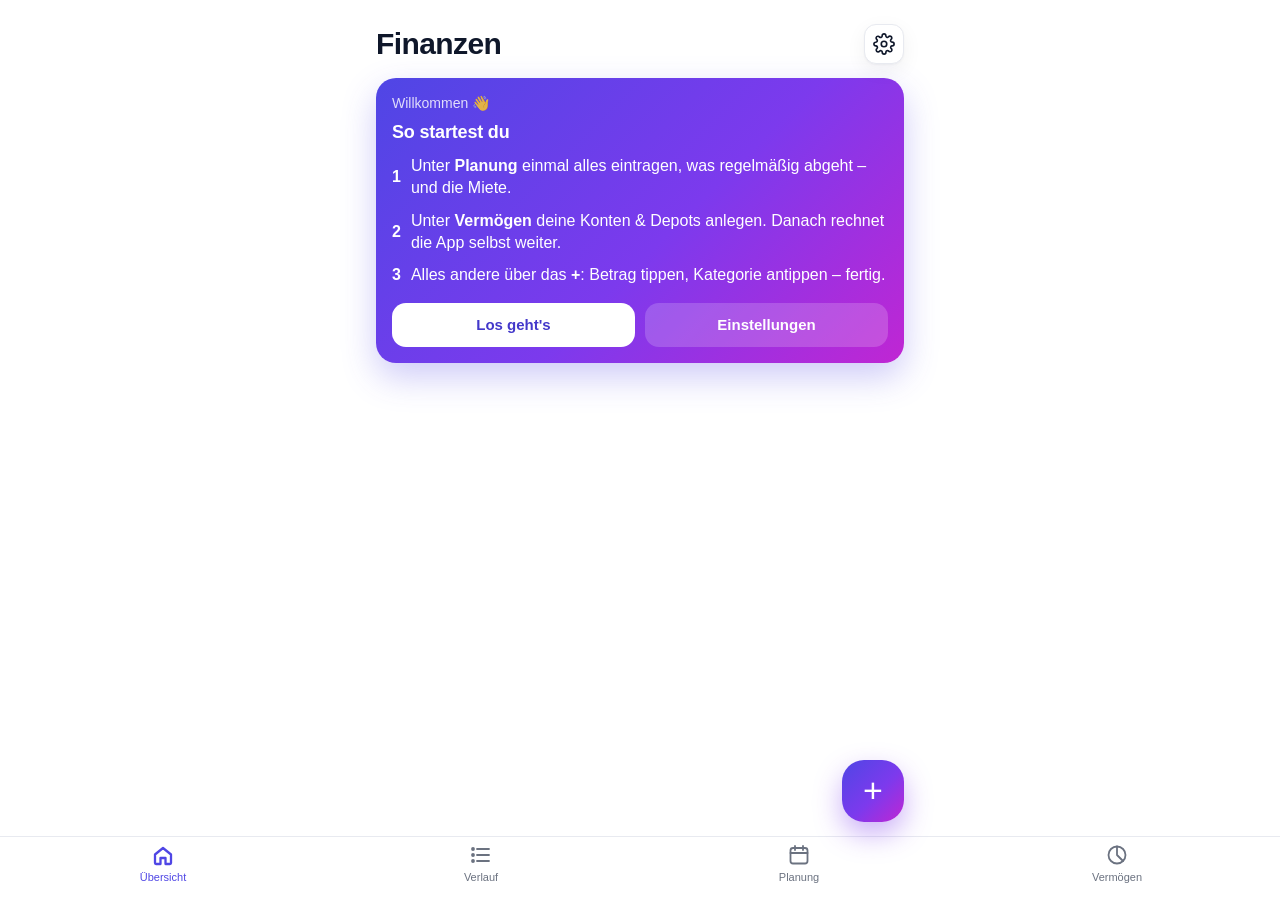
<file: index.html>
<!doctype html>
<html lang="de">
<head>
  <meta charset="utf-8">
  <meta name="viewport" content="width=device-width, initial-scale=1, viewport-fit=cover">
  <title>Finanzen</title>
  <meta name="description" content="Persönlicher Finanzplaner: Einnahmen, Fixkosten, Ausgaben und Monatsabschluss.">
  <meta name="theme-color" content="#ffffff">
  <meta name="apple-mobile-web-app-capable" content="yes">
  <meta name="mobile-web-app-capable" content="yes">
  <meta name="apple-mobile-web-app-status-bar-style" content="default">
  <meta name="apple-mobile-web-app-title" content="Finanzen">
  <link rel="manifest" href="manifest.webmanifest">
  <link rel="icon" href="icons/icon.svg" type="image/svg+xml">
  <link rel="apple-touch-icon" href="icons/apple-touch-icon.png">
  <link rel="stylesheet" href="app.css">
</head>
<body>
  <main id="view"></main>
  <button class="fab" id="fab" data-a="addExpense" aria-label="Ausgabe eintragen">+</button>
  <nav id="nav">
    <button data-a="go" data-v="uebersicht"><svg viewBox="0 0 24 24"><path d="M4 11.5 12 5l8 6.5V20a1 1 0 0 1-1 1h-4.5v-6h-5v6H5a1 1 0 0 1-1-1z"/></svg><span>Übersicht</span></button>
    <button data-a="go" data-v="verlauf"><svg viewBox="0 0 24 24"><path d="M8 6h12M8 12h12M8 18h12"/><circle cx="4" cy="6" r="1"/><circle cx="4" cy="12" r="1"/><circle cx="4" cy="18" r="1"/></svg><span>Verlauf</span></button>
    <button data-a="go" data-v="planung"><svg viewBox="0 0 24 24"><rect x="3.5" y="5" width="17" height="15.5" rx="2.5"/><path d="M3.5 10h17M8 3v4M16 3v4"/></svg><span>Planung</span></button>
    <button data-a="go" data-v="vermoegen"><svg viewBox="0 0 24 24"><circle cx="12" cy="12" r="8.5"/><path d="M12 3.5V12l6 6"/></svg><span>Vermögen</span></button>
  </nav>
  <div id="sheet" hidden><div class="scrim" data-a="closeSheet"></div><div class="panel" role="dialog" aria-modal="true"></div></div>
  <div id="toast" hidden></div>
  <script src="app.js"></script>
</body>
</html>
</file>
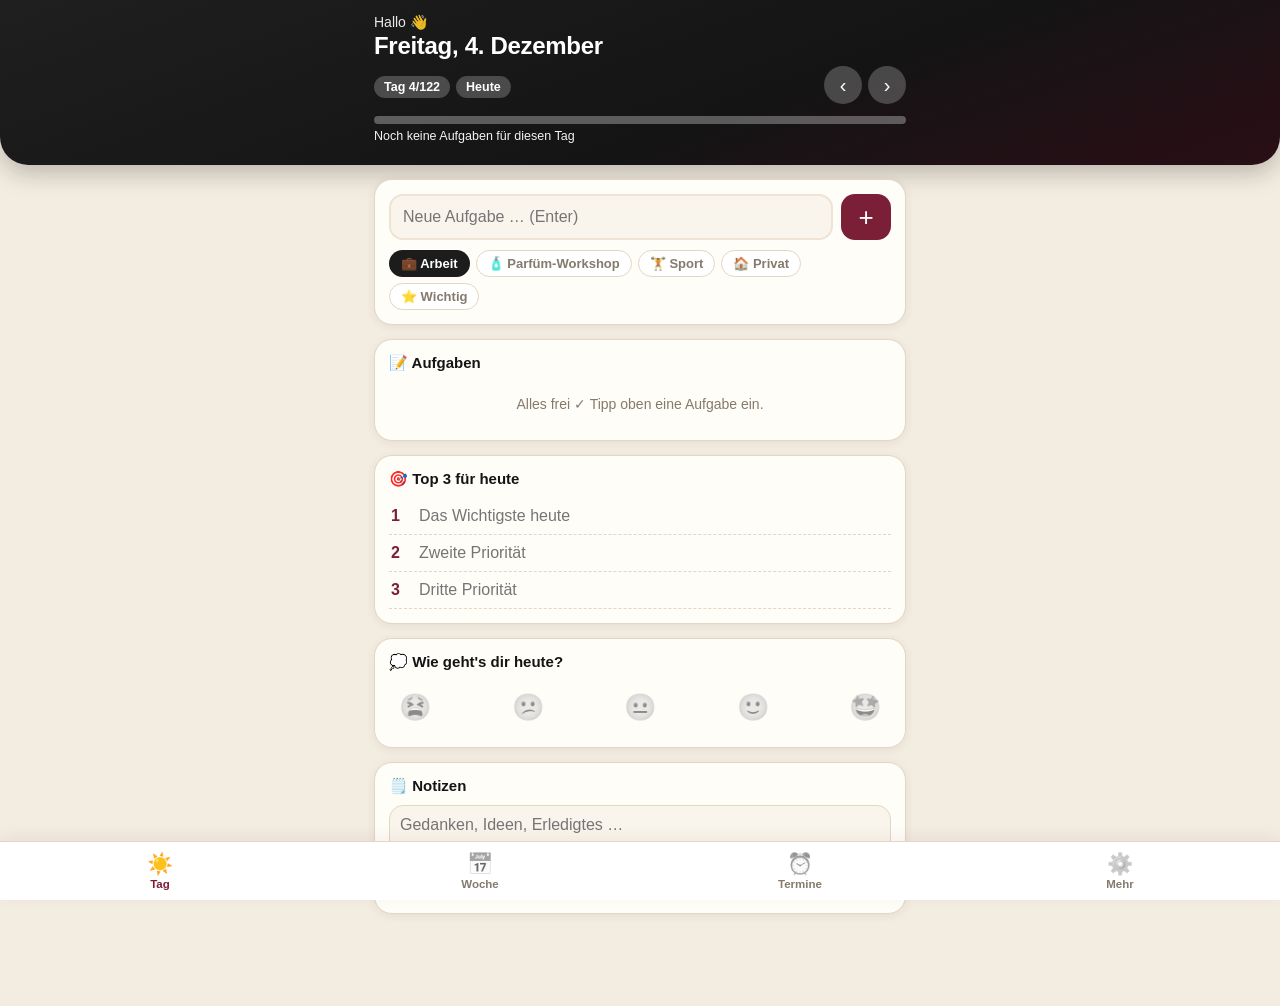
<file: emre-planer/index.html>
<!DOCTYPE html>
<html lang="de">
<head>
<meta charset="utf-8">
<meta name="viewport" content="width=device-width, initial-scale=1, viewport-fit=cover">
<meta name="theme-color" content="#141414">
<meta name="apple-mobile-web-app-capable" content="yes">
<meta name="apple-mobile-web-app-status-bar-style" content="default">
<meta name="apple-mobile-web-app-title" content="Planer">
<link rel="manifest" href="manifest.json">
<link rel="apple-touch-icon" href="icon-192.png">
<title>Emres Planer</title>
<style>
:root{
  --pink:#7a1f35; --pink-d:#5e1528; --pink-l:#efe3d3; --pink-xl:#faf5ec;
  --bg:#f3ece0; --card:#fffdf8; --text:#141414; --muted:#857a6c; --line:#e3d6c2;
  --arbeit:#1c1c1c; --parfum:#9b2c48; --sport:#b08a57; --privat:#8c8275; --wichtig:#b3122e;
  --ok:#3fb68b; --r:18px;
}
*{box-sizing:border-box;-webkit-tap-highlight-color:transparent}
html,body{margin:0;background:var(--bg);color:var(--text);font-family:-apple-system,BlinkMacSystemFont,"Segoe UI",Roboto,Helvetica,Arial,sans-serif;font-size:16px}
body{padding-bottom:calc(78px + env(safe-area-inset-bottom))}
button{font:inherit;color:inherit;border:0;background:none;cursor:pointer}
input,textarea,select{font:inherit;color:inherit}
.wrap{max-width:560px;margin:0 auto;padding:0 14px}

/* Header */
header{background:linear-gradient(160deg,#1f1f1f 0%,#141414 60%,#2a0e16 100%);color:#fff;padding:calc(14px + env(safe-area-inset-top)) 0 22px;border-radius:0 0 28px 28px;box-shadow:0 8px 24px rgba(20,20,20,.25)}
.hrow{display:flex;align-items:center;justify-content:space-between;gap:8px}
.hello{font-size:14px;opacity:.9}
.date{font-size:24px;font-weight:750;letter-spacing:-.3px;margin:2px 0 6px}
.navbtn{width:38px;height:38px;border-radius:50%;background:rgba(255,255,255,.22);color:#fff;font-size:20px;display:grid;place-items:center}
.todaybtn{background:#e9dcc6;color:#141414;border-radius:20px;padding:6px 12px;font-size:13px;font-weight:700}
.badges{display:flex;gap:6px;flex-wrap:wrap;margin-top:4px}
.badge{background:rgba(255,255,255,.22);border-radius:20px;padding:4px 10px;font-size:12.5px;font-weight:600}
.progress{height:8px;background:rgba(255,255,255,.3);border-radius:8px;margin-top:12px;overflow:hidden}
.progress>i{display:block;height:100%;background:linear-gradient(90deg,#b3485f,#e9dcc6);border-radius:8px;transition:width .3s}
.ptext{font-size:12.5px;margin-top:5px;opacity:.95}

/* Cards */
.card{background:var(--card);border-radius:var(--r);padding:14px;margin:14px 0;box-shadow:0 2px 10px rgba(60,40,20,.07);border:1px solid var(--line)}
.card h3{margin:0 0 10px;font-size:15px;display:flex;align-items:center;gap:6px}
.card h3 small{margin-left:auto;font-weight:500;color:var(--muted);font-size:12.5px}

/* Quick add */
.add{display:flex;gap:8px}
.add input{flex:1;border:2px solid var(--pink-l);background:var(--pink-xl);border-radius:14px;padding:12px;outline:none;min-width:0}
.add input:focus{border-color:var(--pink)}
.plus{background:var(--pink);color:#fff;border-radius:14px;width:50px;font-size:26px;font-weight:300;flex:none}
.chips{display:flex;gap:6px;margin-top:10px;flex-wrap:wrap}
.chip{border:1.5px solid var(--line);border-radius:20px;padding:5px 11px;font-size:13px;background:#fff;color:var(--muted);font-weight:600}
.chip.on{color:#fff;border-color:transparent}
.chip.prio.on{background:var(--wichtig)}

/* Tasks */
.task{display:flex;align-items:center;gap:10px;padding:10px 4px;border-bottom:1px solid #eee3d2}
.task:last-child{border-bottom:0}
.check{width:26px;height:26px;border-radius:50%;border:2.5px solid var(--pink);flex:none;display:grid;place-items:center;color:#fff;font-size:14px;font-weight:800}
.task.done .check{background:var(--pink)}
.task.done .ttext{text-decoration:line-through;color:var(--muted)}
.ttext{flex:1;line-height:1.3;word-break:break-word}
.dot{width:8px;height:8px;border-radius:50%;flex:none}
.star{color:var(--wichtig);font-size:14px}
.tmore{color:var(--muted);font-size:20px;padding:0 6px}
.empty{color:var(--muted);text-align:center;padding:14px 0;font-size:14px}
.carry{background:var(--pink-l);border-radius:14px;padding:10px 12px;display:flex;align-items:center;gap:8px;font-size:14px;margin-bottom:10px}
.carry button{margin-left:auto;background:var(--pink);color:#fff;border-radius:12px;padding:6px 10px;font-size:13px;font-weight:700;white-space:nowrap}

/* Focus & notes */
.focus input{width:100%;border:0;border-bottom:1.5px dashed var(--line);padding:9px 2px 9px 30px;outline:none;background:transparent}
.focus .fi{position:relative}
.focus .fi b{position:absolute;left:2px;top:9px;color:var(--pink);font-weight:800}
textarea{width:100%;min-height:90px;border:1.5px solid var(--line);border-radius:14px;padding:10px;outline:none;background:var(--pink-xl);resize:vertical}
textarea:focus{border-color:var(--pink)}
.moods{display:flex;justify-content:space-between}
.mood{font-size:26px;width:52px;height:52px;border-radius:50%;filter:grayscale(1);opacity:.55}
.mood.on{filter:none;opacity:1;background:var(--pink-l)}

/* Deadlines */
.dl{display:flex;align-items:center;gap:10px;padding:10px 2px;border-bottom:1px solid #eee3d2}
.dl:last-child{border-bottom:0}
.dl .when{flex:none;min-width:64px;text-align:center;border-radius:12px;padding:6px 4px;font-size:12px;font-weight:700;background:var(--pink-l);color:var(--pink-d)}
.dl .when.soon{background:var(--wichtig);color:#fff}
.dl .when.pastd{background:#eee;color:#999}
.dl .info{flex:1}
.dl .info div:last-child{font-size:12.5px;color:var(--muted)}
.dl.done .info div:first-child{text-decoration:line-through;color:var(--muted)}
.row{display:flex;gap:8px;margin-top:8px}
.row>*{flex:1;min-width:0}
.field{border:1.5px solid var(--line);border-radius:12px;padding:10px;background:var(--pink-xl);outline:none;width:100%}
.btn{background:var(--pink);color:#fff;border-radius:14px;padding:12px;font-weight:700;width:100%;margin-top:10px}
.btn.ghost{background:var(--pink-l);color:var(--pink-d)}
.btn.danger{background:#fff;color:var(--wichtig);border:1.5px solid #dcbcbc}

/* Week */
.wday{display:flex;align-items:center;gap:10px;padding:11px 6px;border-bottom:1px solid #eee3d2;width:100%;text-align:left}
.wday:last-child{border-bottom:0}
.wday .wd{width:46px;text-align:center;flex:none}
.wday .wd b{display:block;font-size:20px;color:var(--pink-d)}
.wday .wd span{font-size:12px;color:var(--muted);text-transform:uppercase}
.wday.today{background:var(--pink-xl);border-radius:12px}
.wday .wi{flex:1;min-width:0}
.wday .wi div:first-child{font-weight:600;font-size:14px}
.wday .wi div:last-child{font-size:12.5px;color:var(--muted);white-space:nowrap;overflow:hidden;text-overflow:ellipsis}
.mini{width:54px;height:6px;background:var(--pink-l);border-radius:6px;overflow:hidden;flex:none}
.mini i{display:block;height:100%;background:var(--pink)}
.stats{display:grid;grid-template-columns:repeat(3,1fr);gap:8px}
.stat{background:var(--pink-xl);border-radius:14px;padding:10px;text-align:center}
.stat b{display:block;font-size:22px;color:var(--pink-d)}
.stat span{font-size:12px;color:var(--muted)}

/* Tabbar */
nav{position:fixed;left:0;right:0;bottom:0;background:#fff;border-top:1px solid var(--line);display:flex;justify-content:space-around;padding:6px 0 calc(6px + env(safe-area-inset-bottom));z-index:10;box-shadow:0 -4px 16px rgba(60,40,20,.06)}
nav button{flex:1;display:flex;flex-direction:column;align-items:center;gap:2px;font-size:11.5px;color:var(--muted);font-weight:600;padding:4px 0}
nav button i{font-style:normal;font-size:21px;filter:grayscale(1);opacity:.6}
nav button.on{color:var(--pink)}
nav button.on i{filter:none;opacity:1}

/* Sheet */
.ov{position:fixed;inset:0;background:rgba(58,34,48,.35);display:none;z-index:20;align-items:flex-end}
.ov.show{display:flex}
.sheet{background:#fff;width:100%;max-width:560px;margin:0 auto;border-radius:24px 24px 0 0;padding:18px 16px calc(18px + env(safe-area-inset-bottom));animation:up .2s ease}
@keyframes up{from{transform:translateY(40px);opacity:.5}to{transform:none;opacity:1}}
.sheet h4{margin:0 0 10px}
.lbl{font-size:12.5px;color:var(--muted);margin:12px 0 4px;font-weight:600}
.toast{position:fixed;left:50%;bottom:calc(90px + env(safe-area-inset-bottom));transform:translateX(-50%);background:var(--text);color:#fff;padding:10px 16px;border-radius:20px;font-size:14px;opacity:0;transition:opacity .25s;pointer-events:none;z-index:30;white-space:nowrap}
.toast.show{opacity:1}
.hidden{display:none!important}
.pre{background:var(--pink-l);color:var(--pink-d);border-radius:14px;padding:10px 12px;font-size:13.5px;margin-top:12px;font-weight:600}
.legend{display:flex;gap:12px;flex-wrap:wrap;font-size:12.5px;color:var(--muted)}
.legend span{display:flex;align-items:center;gap:5px}
.daytog{display:grid;grid-template-columns:repeat(7,1fr);gap:4px}
.daytog button{border-radius:10px;padding:8px 0;font-size:12px;font-weight:700;background:var(--pink-xl);border:1.5px solid var(--line);color:var(--muted)}
.daytog button.b{background:var(--bank);color:#fff;border-color:transparent}
.daytog button.u{background:var(--uni);color:#fff;border-color:transparent}
</style>
</head>
<body>

<header>
  <div class="wrap">
    <div class="hrow">
      <div>
        <div class="hello" id="hello">Hallo 👋</div>
        <div class="date" id="hdate">–</div>
      </div>
      <button class="todaybtn" id="todayBtn">Heute</button>
    </div>
    <div class="hrow">
      <div class="badges" id="badges"></div>
      <div style="display:flex;gap:6px">
        <button class="navbtn" id="prev" aria-label="Vorheriger Tag">‹</button>
        <button class="navbtn" id="next" aria-label="Nächster Tag">›</button>
      </div>
    </div>
    <div class="progress"><i id="pbar" style="width:0"></i></div>
    <div class="ptext" id="ptext"></div>
  </div>
</header>

<main class="wrap">

<!-- TAG -->
<section id="v-day">
  <div class="pre hidden" id="preStart"></div>

  <div class="card">
    <div class="add">
      <input id="newTask" placeholder="Neue Aufgabe … (Enter)" enterkeyhint="done" autocomplete="off">
      <button class="plus" id="addBtn" aria-label="Hinzufügen">+</button>
    </div>
    <div class="chips" id="catChips"></div>
  </div>

  <div class="card">
    <h3>📝 Aufgaben <small id="taskCount"></small></h3>
    <div id="carry"></div>
    <div id="tasks"></div>
  </div>

  <div class="card focus">
    <h3>🎯 Top 3 für heute</h3>
    <div class="fi"><b>1</b><input data-f="0" placeholder="Das Wichtigste heute"></div>
    <div class="fi"><b>2</b><input data-f="1" placeholder="Zweite Priorität"></div>
    <div class="fi"><b>3</b><input data-f="2" placeholder="Dritte Priorität"></div>
  </div>

  <div class="card" id="dlSoonCard">
    <h3>⏰ Bald fällig <small>nächste 14 Tage</small></h3>
    <div id="dlSoon"></div>
  </div>

  <div class="card">
    <h3>💭 Wie geht's dir heute?</h3>
    <div class="moods" id="moods"></div>
  </div>

  <div class="card">
    <h3>🗒️ Notizen</h3>
    <textarea id="note" placeholder="Gedanken, Ideen, Erledigtes …"></textarea>
  </div>
</section>

<!-- WOCHE -->
<section id="v-week" class="hidden">
  <div class="card">
    <h3>📅 <span id="wTitle">Woche</span>
      <small style="display:flex;gap:6px;margin-left:auto">
        <button class="chip" id="wPrev">‹</button><button class="chip" id="wNext">›</button>
      </small>
    </h3>
    <div id="weekList"></div>
  </div>
  <div class="card">
    <h3>📊 Gesamt seit 1.12.</h3>
    <div class="stats" id="stats"></div>
  </div>
</section>

<!-- TERMINE -->
<section id="v-dl" class="hidden">
  <div class="card">
    <h3>➕ Termin / Deadline / Ziel</h3>
    <input class="field" id="dlTitle" placeholder="z. B. Workshop-Termin, Steuerberater, Jahresziel">
    <div class="row">
      <input class="field" type="date" id="dlDate">
      <select class="field" id="dlCat"></select>
    </div>
    <button class="btn" id="dlAdd">Speichern</button>
  </div>
  <div class="card">
    <h3>🗂️ Alle Termine <small id="dlCount"></small></h3>
    <div id="dlList"></div>
  </div>
</section>

<!-- MEHR -->
<section id="v-more" class="hidden">
  <div class="card">
    <h3>👤 Dein Name</h3>
    <input class="field" id="nameIn" placeholder="Name">
  </div>
  <div class="card">
    <h3>🔔 Erinnerungen</h3>
    <div style="font-size:13.5px;color:var(--muted);line-height:1.45">Für jeden Termin: <b>3 Tage vorher</b> und <b>am selben Tag</b>.<br>
    <b>1. App-Benachrichtigung</b> – kommt, sobald du die App öffnest (Android teils auch im Hintergrund).<br>
    <b>2. Handy-Kalender (am zuverlässigsten)</b> – Termin mit beiden Erinnerungen in den Kalender übernehmen; erinnert dann auch bei geschlossener App (3 Tage vorher um 9 Uhr, am Tag um 8 Uhr).</div>
    <div class="pre" id="notifState" style="margin-top:10px"></div>
    <button class="btn" id="notifBtn">App-Benachrichtigungen aktivieren</button>
    <button class="btn ghost" id="icsAll">Alle Termine in den Kalender 📆</button>
  </div>
  <div class="card">
    <h3>💾 Sicherung</h3>
    <div style="font-size:13.5px;color:var(--muted);line-height:1.45">Alles wird nur auf diesem Handy gespeichert – kein Login, keine Cloud. Mach ab und zu eine Sicherung (z. B. sonntags) und schick sie dir selbst per Mail/WhatsApp.</div>
    <button class="btn" id="exportBtn">Sicherung herunterladen</button>
    <button class="btn ghost" id="importBtn">Sicherung wiederherstellen</button>
    <input type="file" id="importFile" accept="application/json,.json" class="hidden">
  </div>
  <div class="card">
    <h3>ℹ️ Über</h3>
    <div style="font-size:13.5px;color:var(--muted);line-height:1.5">Emres Planer · 1.12.2026 – 1.4.2027<br>Offene Aufgaben aus vergangenen Tagen werden dir oben angezeigt und lassen sich mit einem Tipp auf heute holen.</div>
    <button class="btn danger" id="wipeBtn">Alle Daten löschen</button>
  </div>
</section>
</main>

<nav>
  <button data-v="day" class="on"><i>☀️</i>Tag</button>
  <button data-v="week"><i>📅</i>Woche</button>
  <button data-v="dl"><i>⏰</i>Termine</button>
  <button data-v="more"><i>⚙️</i>Mehr</button>
</nav>

<!-- Edit sheet -->
<div class="ov" id="ov">
  <div class="sheet">
    <h4>Aufgabe bearbeiten</h4>
    <input class="field" id="eText">
    <div class="lbl">Kategorie</div>
    <div class="chips" id="eCats" style="margin-top:0"></div>
    <div class="lbl">Datum</div>
    <div class="row" style="margin-top:0">
      <input class="field" type="date" id="eDate">
      <button class="btn ghost" id="eTomorrow" style="margin:0">→ Morgen</button>
    </div>
    <button class="btn" id="eSave">Speichern</button>
    <div class="row">
      <button class="btn danger" id="eDel">Löschen</button>
      <button class="btn ghost" id="eClose">Abbrechen</button>
    </div>
  </div>
</div>
<div class="toast" id="toast"></div>

<script>
(function(){
'use strict';
const START='2026-12-01', END='2027-04-01', KEY='emrePlaner.v1';
const CATS={arbeit:{n:'Arbeit',e:'💼',c:'var(--arbeit)'},parfum:{n:'Parfüm-Workshop',e:'🧴',c:'var(--parfum)'},sport:{n:'Sport',e:'🏋️',c:'var(--sport)'},privat:{n:'Privat',e:'🏠',c:'var(--privat)'}};
const WD=['So','Mo','Di','Mi','Do','Fr','Sa'];
const WDL=['Sonntag','Montag','Dienstag','Mittwoch','Donnerstag','Freitag','Samstag'];
const MON=['Januar','Februar','März','April','Mai','Juni','Juli','August','September','Oktober','November','Dezember'];
const MOODS=['😫','😕','😐','🙂','🤩'];
const $=id=>document.getElementById(id);

// ---------- Datum ----------
const key=d=>d.getFullYear()+'-'+String(d.getMonth()+1).padStart(2,'0')+'-'+String(d.getDate()).padStart(2,'0');
const parse=k=>{const [y,m,d]=k.split('-').map(Number);return new Date(y,m-1,d);};
const addDays=(k,n)=>{const d=parse(k);d.setDate(d.getDate()+n);return key(d);};
const diff=(a,b)=>Math.round((parse(b)-parse(a))/864e5);
const clamp=k=>k<START?START:(k>END?END:k);
const todayK=()=>key(new Date());

// ---------- Speicher ----------
const blank=()=>({name:'',rhythm:{},tasks:{},focus:{},notes:{},mood:{},deadlines:[]});
let S;
try{S=Object.assign(blank(),JSON.parse(localStorage.getItem(KEY)||'{}'));}catch(e){S=blank();}
let saveT;
function save(){clearTimeout(saveT);saveT=setTimeout(()=>{try{localStorage.setItem(KEY,JSON.stringify(S));}catch(e){toast('Speichern fehlgeschlagen');}},150);}
const uid=()=>Date.now().toString(36)+Math.random().toString(36).slice(2,6);

let cur=clamp(todayK()), view='day', weekAnchor=cur, newCat='arbeit', newPrio=false, editRef=null, eCat='arbeit';

function toast(t){const el=$('toast');el.textContent=t;el.classList.add('show');clearTimeout(el._t);el._t=setTimeout(()=>el.classList.remove('show'),1700);}
function esc(s){return String(s).replace(/[&<>"']/g,c=>({'&':'&amp;','<':'&lt;','>':'&gt;','"':'&quot;',"'":'&#39;'}[c]));}
function dayType(k){return WDL[parse(k).getDay()];}
function fmtShort(k){const d=parse(k);return d.getDate()+'.'+(d.getMonth()+1)+'.';}
function list(k){return S.tasks[k]||(S.tasks[k]=[]);}

// ---------- Kopf ----------
function renderHeader(){
  const d=parse(cur), t=todayK();
  const h=new Date().getHours();
  const gr=h<11?'Guten Morgen':h<18?'Hallo':'Guten Abend';
  $('hello').textContent=gr+(S.name?', '+S.name:'')+' 👋';
  $('hdate').textContent=WDL[d.getDay()]+', '+d.getDate()+'. '+MON[d.getMonth()];
  const tasks=S.tasks[cur]||[], done=tasks.filter(x=>x.done).length;
  const dayNo=diff(START,cur)+1, total=diff(START,END)+1;
  let b=`<span class="badge">Tag ${dayNo}/${total}</span>`;
  if(cur===t) b+='<span class="badge">Heute</span>';
  $('badges').innerHTML=b;
  const pct=tasks.length?Math.round(done/tasks.length*100):0;
  $('pbar').style.width=pct+'%';
  $('ptext').textContent=tasks.length?`${done} von ${tasks.length} erledigt · ${pct} %`+(pct===100?' 🎉':''):'Noch keine Aufgaben für diesen Tag';
  $('prev').style.visibility=cur<=START?'hidden':'visible';
  $('next').style.visibility=cur>=END?'hidden':'visible';
  $('todayBtn').style.visibility=(cur===clamp(t))?'hidden':'visible';
}

// ---------- Tag ----------
function catChip(id,on){const c=CATS[id];return `<button class="chip${on?' on':''}" data-c="${id}" style="${on?'background:'+c.c:''}">${c.e} ${c.n}</button>`;}
function renderChips(){
  $('catChips').innerHTML=Object.keys(CATS).map(id=>catChip(id,id===newCat)).join('')+`<button class="chip prio${newPrio?' on':''}" id="prioChip">⭐ Wichtig</button>`;
}
function renderTasks(){
  const arr=list(cur);
  // Wichtig zuerst, Erledigte nach unten
  const sorted=arr.map((t,i)=>({t,i})).sort((a,b)=>(a.t.done-b.t.done)||((b.t.prio?1:0)-(a.t.prio?1:0))||(a.i-b.i));
  $('tasks').innerHTML=sorted.length?sorted.map(({t})=>`
    <div class="task${t.done?' done':''}" data-id="${t.id}">
      <button class="check" data-a="tog">${t.done?'✓':''}</button>
      <i class="dot" style="background:${(CATS[t.cat]||CATS.privat).c}"></i>
      <div class="ttext" data-a="edit">${esc(t.t)}</div>
      ${t.prio?'<span class="star">⭐</span>':''}
      <button class="tmore" data-a="edit" aria-label="Bearbeiten">⋯</button>
    </div>`).join(''):'<div class="empty">Alles frei ✓ Tipp oben eine Aufgabe ein.</div>';
  $('taskCount').textContent=arr.length?arr.filter(x=>x.done).length+'/'+arr.length:'';
  // Offene Aufgaben aus der Vergangenheit (nur beim heutigen Tag)
  let open=0;
  if(cur===clamp(todayK())){for(const k in S.tasks){if(k<cur) open+=S.tasks[k].filter(x=>!x.done).length;}}
  $('carry').innerHTML=open?`<div class="carry">🔁 ${open} offene Aufgabe${open>1?'n':''} von früher<button id="carryBtn">Auf heute holen</button></div>`:'';
}
function renderFocus(){
  const f=S.focus[cur]||['','',''];
  document.querySelectorAll('[data-f]').forEach(inp=>{if(document.activeElement!==inp) inp.value=f[+inp.dataset.f]||'';});
  if(document.activeElement!==$('note')) $('note').value=S.notes[cur]||'';
  $('moods').innerHTML=MOODS.map((m,i)=>`<button class="mood${S.mood[cur]===i?' on':''}" data-m="${i}">${m}</button>`).join('');
}
function dlRow(d,del){
  const n=diff(todayK(),d.date);
  const lab=d.done?'✓':n<0?'vorbei':n===0?'HEUTE':n===1?'morgen':'in '+n+' T.';
  const cls=d.done||n<0?'pastd':n<=3?'soon':'';
  const c=CATS[d.cat]||CATS.privat;
  return `<div class="dl${d.done?' done':''}" data-id="${d.id}">
    <div class="when ${cls}">${lab}</div>
    <div class="info"><div>${c.e} ${esc(d.title)}</div><div>${WD[parse(d.date).getDay()]}, ${fmtShort(d.date)} · ${c.n}</div></div>
    ${del?'<button class="tmore" data-a="ics" aria-label="In Kalender">📆</button><button class="tmore" data-a="ddel" aria-label="Löschen">✕</button>':''}
    <button class="check" data-a="dtog" style="${d.done?'background:var(--pink)':''}">${d.done?'✓':''}</button>
  </div>`;
}
function renderSoon(){
  const t=todayK();
  const soon=S.deadlines.filter(d=>!d.done&&d.date>=t&&diff(t,d.date)<=14).sort((a,b)=>a.date.localeCompare(b.date));
  $('dlSoonCard').classList.toggle('hidden',!soon.length);
  $('dlSoon').innerHTML=soon.map(d=>dlRow(d)).join('');
}
function renderPre(){
  const t=todayK(), el=$('preStart');
  if(t<START){const n=diff(t,START);el.innerHTML=`⚡ Der Reset startet in ${n} Tag${n>1?'en':''} – du kannst schon jetzt Aufgaben und Termine vorbereiten.`;el.classList.remove('hidden');}
  else if(t>END){el.textContent='🎉 Geschafft! Der Reset-Zeitraum ist vorbei.';el.classList.remove('hidden');}
  else el.classList.add('hidden');
}
function renderDay(){renderChips();renderTasks();renderFocus();renderSoon();renderPre();}

// ---------- Woche ----------
function monday(k){const d=parse(k);const off=(d.getDay()+6)%7;return addDays(k,-off);}
function renderWeek(){
  const m=monday(weekAnchor), t=todayK();
  $('wTitle').textContent=fmtShort(m)+' – '+fmtShort(addDays(m,6));
  let h='';
  for(let i=0;i<7;i++){
    const k=addDays(m,i), d=parse(k), ts=S.tasks[k]||[], dn=ts.filter(x=>x.done).length;
    const out=k<START||k>END;
    const dls=S.deadlines.filter(x=>x.date===k&&!x.done).map(x=>'⏰ '+x.title);
    const sub=[...dls, ...ts.filter(x=>!x.done).map(x=>x.t)].slice(0,3).join(' · ')||(ts.length?'Alles erledigt ✓':'—');
    h+=`<button class="wday${k===t?' today':''}" data-k="${k}" ${out?'disabled style="opacity:.35"':''}>
      <div class="wd"><span>${WD[d.getDay()]}</span><b>${d.getDate()}</b></div>
      <div class="wi"><div>${dayType(k)}${ts.length?` · ${dn}/${ts.length}`:''}</div><div>${esc(sub)}</div></div>
      <div class="mini"><i style="width:${ts.length?dn/ts.length*100:0}%"></i></div>
    </button>`;
  }
  $('weekList').innerHTML=h;
  // Gesamtstatistik
  let all=0,done=0,streak=0;
  for(const k in S.tasks){all+=S.tasks[k].length;done+=S.tasks[k].filter(x=>x.done).length;}
  let k=clamp(t);
  if(!(S.tasks[k]||[]).some(x=>x.done)) k=addDays(k,-1);
  while(k>=START&&(S.tasks[k]||[]).some(x=>x.done)){streak++;k=addDays(k,-1);}
  $('stats').innerHTML=`<div class="stat"><b>${done}</b><span>erledigt</span></div>
    <div class="stat"><b>${all?Math.round(done/all*100):0}%</b><span>Quote</span></div>
    <div class="stat"><b>${streak}🔥</b><span>Tage in Folge</span></div>`;
}

// ---------- Termine ----------
function renderDl(){
  const sel=$('dlCat');
  if(!sel.options.length) sel.innerHTML=Object.keys(CATS).map(id=>`<option value="${id}">${CATS[id].e} ${CATS[id].n}</option>`).join('');
  if(!$('dlDate').value) $('dlDate').value=cur;
  $('dlDate').min=START;$('dlDate').max=END;
  const arr=[...S.deadlines].sort((a,b)=>(a.done-b.done)||a.date.localeCompare(b.date));
  $('dlList').innerHTML=arr.length?arr.map(d=>dlRow(d,true)).join(''):'<div class="empty">Noch keine Termine. Trag Workshops, Kundentermine und Ziele ein.</div>';
  $('dlCount').textContent=S.deadlines.filter(d=>!d.done).length+' offen';
}

// ---------- Mehr ----------
function renderMore(){
  if(document.activeElement!==$('nameIn')) $('nameIn').value=S.name||'';
  if($('dayTog'))$('dayTog').innerHTML=[1,2,3,4,5,6,0].map(i=>{const r=S.rhythm[i];return `<button data-d="${i}" class="${r||''}">${WD[i]}</button>`;}).join('');
}

function render(){
  renderHeader();
  if(view==='day') renderDay();
  if(view==='week') renderWeek();
  if(view==='dl') renderDl();
  if(view==='more') renderMore();
  if(view==='more') renderNotif();
}

// ---------- Aktionen ----------
function addTask(){
  const inp=$('newTask'), v=inp.value.trim();
  if(!v){inp.focus();return;}
  list(cur).push({id:uid(),t:v,cat:newCat,prio:newPrio,done:false});
  inp.value='';newPrio=false;save();render();inp.focus();
}
function findTask(id){for(const k in S.tasks){const i=S.tasks[k].findIndex(x=>x.id===id);if(i>-1) return {k,i,t:S.tasks[k][i]};}return null;}
function go(k){cur=clamp(k);window.scrollTo({top:0});render();}

$('addBtn').onclick=addTask;
$('newTask').addEventListener('keydown',e=>{if(e.key==='Enter'){e.preventDefault();addTask();}});
$('catChips').addEventListener('click',e=>{
  const b=e.target.closest('button');if(!b) return;
  if(b.id==='prioChip') newPrio=!newPrio; else newCat=b.dataset.c;
  renderChips();
});
$('tasks').addEventListener('click',e=>{
  const a=e.target.closest('[data-a]'), row=e.target.closest('.task');if(!a||!row) return;
  const f=findTask(row.dataset.id);if(!f) return;
  if(a.dataset.a==='tog'){f.t.done=!f.t.done;if(f.t.done&&navigator.vibrate) navigator.vibrate(15);save();render();}
  else openEdit(f);
});
$('carry').addEventListener('click',e=>{
  if(e.target.id!=='carryBtn') return;
  let n=0;
  for(const k in S.tasks){if(k<cur){const keep=[];for(const t of S.tasks[k]){if(t.done) keep.push(t);else{list(cur).push(t);n++;}}S.tasks[k]=keep;}}
  save();render();toast(n+' Aufgabe'+(n>1?'n':'')+' auf heute geholt');
});
document.querySelectorAll('[data-f]').forEach(inp=>inp.addEventListener('input',()=>{
  const f=S.focus[cur]||(S.focus[cur]=['','','']);f[+inp.dataset.f]=inp.value;save();
}));
$('note').addEventListener('input',()=>{S.notes[cur]=$('note').value;save();});
$('moods').addEventListener('click',e=>{const b=e.target.closest('[data-m]');if(!b) return;const m=+b.dataset.m;S.mood[cur]=S.mood[cur]===m?undefined:m;save();renderFocus();});

$('prev').onclick=()=>go(addDays(cur,-1));
$('next').onclick=()=>go(addDays(cur,1));
$('todayBtn').onclick=()=>{weekAnchor=clamp(todayK());go(todayK());};

// Wischen zwischen Tagen
let sx=null,sy=null;
$('v-day').addEventListener('touchstart',e=>{if(e.target.closest('input,textarea')) return;sx=e.touches[0].clientX;sy=e.touches[0].clientY;},{passive:true});
$('v-day').addEventListener('touchend',e=>{
  if(sx===null) return;const dx=e.changedTouches[0].clientX-sx, dy=e.changedTouches[0].clientY-sy;sx=null;
  if(Math.abs(dx)>70&&Math.abs(dx)>Math.abs(dy)*1.5) go(addDays(cur,dx<0?1:-1));
},{passive:true});

// Tabs
document.querySelectorAll('nav button').forEach(b=>b.onclick=()=>{
  view=b.dataset.v;
  document.querySelectorAll('nav button').forEach(x=>x.classList.toggle('on',x===b));
  ['day','week','dl','more'].forEach(v=>$('v-'+v).classList.toggle('hidden',v!==view));
  if(view==='week') weekAnchor=cur;
  window.scrollTo({top:0});render();
});

// Woche
$('weekList').addEventListener('click',e=>{const b=e.target.closest('[data-k]');if(!b||b.disabled) return;cur=b.dataset.k;document.querySelector('nav [data-v=day]').click();});
$('wPrev').onclick=()=>{const k=addDays(weekAnchor,-7);if(addDays(monday(k),6)>=START){weekAnchor=k;renderWeek();}};
$('wNext').onclick=()=>{const k=addDays(weekAnchor,7);if(monday(k)<=END){weekAnchor=k;renderWeek();}};

// Termine
$('dlAdd').onclick=()=>{
  const t=$('dlTitle').value.trim(), d=$('dlDate').value;
  if(!t){$('dlTitle').focus();return;}
  if(!d){toast('Bitte ein Datum wählen');return;}
  S.deadlines.push({id:uid(),title:t,date:d,cat:$('dlCat').value,done:false});
  $('dlTitle').value='';save();render();notifyDue();toast('Gespeichert – 📆 tippen für Kalender-Erinnerung');
};
function dlClick(e){
  const a=e.target.closest('[data-a]'), row=e.target.closest('.dl');if(!a||!row) return;
  const i=S.deadlines.findIndex(x=>x.id===row.dataset.id);if(i<0) return;
  if(a.dataset.a==='ics'){downloadIcs([S.deadlines[i]]);return;}
  if(a.dataset.a==='dtog') S.deadlines[i].done=!S.deadlines[i].done;
  if(a.dataset.a==='ddel'){if(!confirmSoft(row)) return;S.deadlines.splice(i,1);}
  save();render();
}
function confirmSoft(row){if(row.dataset.sure) return true;row.dataset.sure=1;toast('Nochmal tippen zum Löschen');setTimeout(()=>{delete row.dataset.sure;},2500);return false;}
$('dlList').addEventListener('click',dlClick);
$('dlSoon').addEventListener('click',dlClick);

// Mehr
$('nameIn').addEventListener('input',()=>{S.name=$('nameIn').value.trim();save();renderHeader();});
if($('dayTog'))$('dayTog').addEventListener('click',e=>{
  const b=e.target.closest('[data-d]');if(!b) return;const d=b.dataset.d, r=S.rhythm[d];
  S.rhythm[d]=r==='b'?'u':r==='u'?'':'b';save();renderMore();renderHeader();
});
$('exportBtn').onclick=()=>{
  const blob=new Blob([JSON.stringify(S,null,1)],{type:'application/json'});
  const a=document.createElement('a');a.href=URL.createObjectURL(blob);a.download='reset-planer-sicherung-'+todayK()+'.json';
  document.body.appendChild(a);a.click();setTimeout(()=>{URL.revokeObjectURL(a.href);a.remove();},500);
  toast('Sicherung erstellt 💾');
};
$('importBtn').onclick=()=>$('importFile').click();
$('importFile').onchange=e=>{
  const f=e.target.files[0];if(!f) return;
  const r=new FileReader();
  r.onload=()=>{try{const d=JSON.parse(r.result);if(!d||typeof d!=='object'||!d.tasks) throw 0;S=Object.assign(blank(),d);save();render();toast('Sicherung wiederhergestellt ✓');}catch(err){toast('Datei ist keine gültige Sicherung');}};
  r.readAsText(f);e.target.value='';
};
let wipeSure=false;
$('wipeBtn').onclick=()=>{
  if(!wipeSure){wipeSure=true;$('wipeBtn').textContent='Wirklich alles löschen? Nochmal tippen';setTimeout(()=>{wipeSure=false;$('wipeBtn').textContent='Alle Daten löschen';},3000);return;}
  S=blank();save();wipeSure=false;$('wipeBtn').textContent='Alle Daten löschen';render();toast('Alles gelöscht');
};

// Bearbeiten-Sheet
function renderECats(){$('eCats').innerHTML=Object.keys(CATS).map(id=>catChip(id,id===eCat)).join('')+`<button class="chip prio${editRef&&editRef.prio?' on':''}" id="ePrio">⭐ Wichtig</button>`;}
function openEdit(f){
  editRef={k:f.k,id:f.t.id,prio:!!f.t.prio};eCat=f.t.cat;
  $('eText').value=f.t.t;$('eDate').value=f.k;$('eDate').min=START;$('eDate').max=END;
  renderECats();$('ov').classList.add('show');
}
function closeEdit(){$('ov').classList.remove('show');editRef=null;}
$('eCats').addEventListener('click',e=>{const b=e.target.closest('button');if(!b) return;if(b.id==='ePrio') editRef.prio=!editRef.prio;else eCat=b.dataset.c;renderECats();});
$('eTomorrow').onclick=()=>{$('eDate').value=clamp(addDays(editRef.k,1));};
$('eSave').onclick=()=>{
  const f=findTask(editRef.id);if(!f){closeEdit();return;}
  const txt=$('eText').value.trim();if(!txt){$('eText').focus();return;}
  f.t.t=txt;f.t.cat=eCat;f.t.prio=editRef.prio;
  const nd=clamp($('eDate').value||f.k);
  if(nd!==f.k){S.tasks[f.k].splice(f.i,1);list(nd).push(f.t);toast('Verschoben auf '+fmtShort(nd));}
  save();closeEdit();render();
};
$('eDel').onclick=()=>{const f=findTask(editRef.id);if(f){S.tasks[f.k].splice(f.i,1);save();}closeEdit();render();toast('Gelöscht');};
$('eClose').onclick=closeEdit;
$('ov').addEventListener('click',e=>{if(e.target.id==='ov') closeEdit();});


// ---------- Erinnerungen ----------
const APP='emre-planer', NKEY=KEY+'.notified', DATA_CACHE=APP+'-data', DATA_URL='./__reminders.json';
function getSent(){try{return JSON.parse(localStorage.getItem(NKEY)||'{}');}catch(e){return {};}}
function setSent(o){try{localStorage.setItem(NKEY,JSON.stringify(o));}catch(e){}}
function dueList(){
  const t=todayK(), out=[];
  for(const d of S.deadlines){
    if(d.done) continue;
    const n=diff(t,d.date), c=(CATS[d.cat]||{}).n||'';
    if(n>=1&&n<=3) out.push({tag:d.id+'-pre',title:'⏰ In '+n+(n===1?' Tag':' Tagen')+': '+d.title,body:WDL[parse(d.date).getDay()]+', '+fmtShort(d.date)+' · '+c});
    if(n===0) out.push({tag:d.id+'-day',title:'📌 Heute: '+d.title,body:c+' – heute ist es so weit!'});
  }
  return out;
}
async function syncToSW(){
  // Daten für Hintergrund-Prüfung (Android) bereitstellen und Gesendet-Liste abgleichen
  try{
    const c=await caches.open(DATA_CACHE), r=await c.match(DATA_URL);
    const sent=getSent();
    if(r){const o=await r.json();Object.assign(sent,o.sent||{});setSent(sent);}
    await c.put(DATA_URL,new Response(JSON.stringify({deadlines:S.deadlines,sent}),{headers:{'Content-Type':'application/json'}}));
  }catch(e){}
}
async function notifyDue(){
  await syncToSW();
  if(!('Notification' in window)||Notification.permission!=='granted') return;
  const sent=getSent(); let reg=null;
  try{reg=await navigator.serviceWorker.getRegistration();}catch(e){}
  for(const r of dueList()){
    if(sent[r.tag]) continue;
    sent[r.tag]=Date.now();
    try{ if(reg) await reg.showNotification(r.title,{body:r.body,tag:r.tag,icon:'icon-192.png',badge:'icon-192.png'}); else new Notification(r.title,{body:r.body,tag:r.tag}); }catch(e){}
  }
  setSent(sent); syncToSW();
}
function renderNotif(){
  const el=$('notifState'), btn=$('notifBtn'); if(!el) return;
  if(!('Notification' in window)){el.textContent='📱 Benachrichtigungen gehen hier erst, wenn die App über „Zum Home-Bildschirm“ installiert ist. Der Kalender-Weg funktioniert immer.';btn.classList.add('hidden');return;}
  const p=Notification.permission;
  el.textContent=p==='granted'?'✅ App-Benachrichtigungen sind aktiv':p==='denied'?'🚫 Blockiert – in den Handy-Einstellungen für diese App erlauben':'Noch nicht aktiviert';
  btn.classList.toggle('hidden',p!=='default');
}
async function enableNotif(){
  try{
    const p=await Notification.requestPermission();
    renderNotif();
    if(p==='granted'){
      try{const reg=await navigator.serviceWorker.ready;if(reg.periodicSync){await reg.periodicSync.register('reminders',{minInterval:6*3600*1000});}}catch(e){}
      toast('Erinnerungen aktiviert 🔔'); notifyDue();
    }
  }catch(e){toast('Konnte nicht aktiviert werden');}
}
function icsEsc(t){return String(t).replace(/\\/g,'\\\\').replace(/;/g,'\;').replace(/,/g,'\\,').replace(/\n/g,'\\n');}
function downloadIcs(list){
  list=list.filter(d=>!d.done);
  if(!list.length){toast('Keine offenen Termine');return;}
  const now=new Date(), st=now.toISOString().replace(/[-:]/g,'').replace(/\.\d+/,'');
  const L=['BEGIN:VCALENDAR','VERSION:2.0','PRODID:-//'+APP+'//DE','CALSCALE:GREGORIAN','METHOD:PUBLISH'];
  for(const d of list){
    const c=(CATS[d.cat]||{}).n||'';
    L.push('BEGIN:VEVENT','UID:'+d.id+'@'+APP,'DTSTAMP:'+st,'DTSTART;VALUE=DATE:'+d.date.replace(/-/g,''),'DTEND;VALUE=DATE:'+addDays(d.date,1).replace(/-/g,''),
      'SUMMARY:'+icsEsc(d.title),'DESCRIPTION:'+icsEsc(c),
      'BEGIN:VALARM','ACTION:DISPLAY','DESCRIPTION:'+icsEsc('In 3 Tagen: '+d.title),'TRIGGER:-P2DT15H','END:VALARM',
      'BEGIN:VALARM','ACTION:DISPLAY','DESCRIPTION:'+icsEsc('Heute: '+d.title),'TRIGGER:PT8H','END:VALARM','END:VEVENT');
  }
  L.push('END:VCALENDAR');
  const blob=new Blob([L.join('\r\n')],{type:'text/calendar;charset=utf-8'});
  const a=document.createElement('a');a.href=URL.createObjectURL(blob);
  a.download=(list.length===1?list[0].title.replace(/[^\wäöüÄÖÜß -]/g,'').trim()||'termin':'alle-termine')+'.ics';
  document.body.appendChild(a);a.click();setTimeout(()=>{URL.revokeObjectURL(a.href);a.remove();},1000);
  toast('Datei öffnen → „Zum Kalender hinzufügen“');
}
$('notifBtn').onclick=enableNotif;
$('icsAll').onclick=()=>downloadIcs(S.deadlines);

// Tageswechsel um Mitternacht / beim Zurückkehren
let lastToday=todayK();
document.addEventListener('visibilitychange',()=>{if(!document.hidden) notifyDue();if(!document.hidden&&todayK()!==lastToday){lastToday=todayK();go(todayK());}else if(!document.hidden) render();});

render();
if('serviceWorker' in navigator){window.addEventListener('load',()=>navigator.serviceWorker.register('sw.js').then(()=>notifyDue()).catch(()=>notifyDue()));}else notifyDue();
})();
</script>
</body>
</html>
</file>
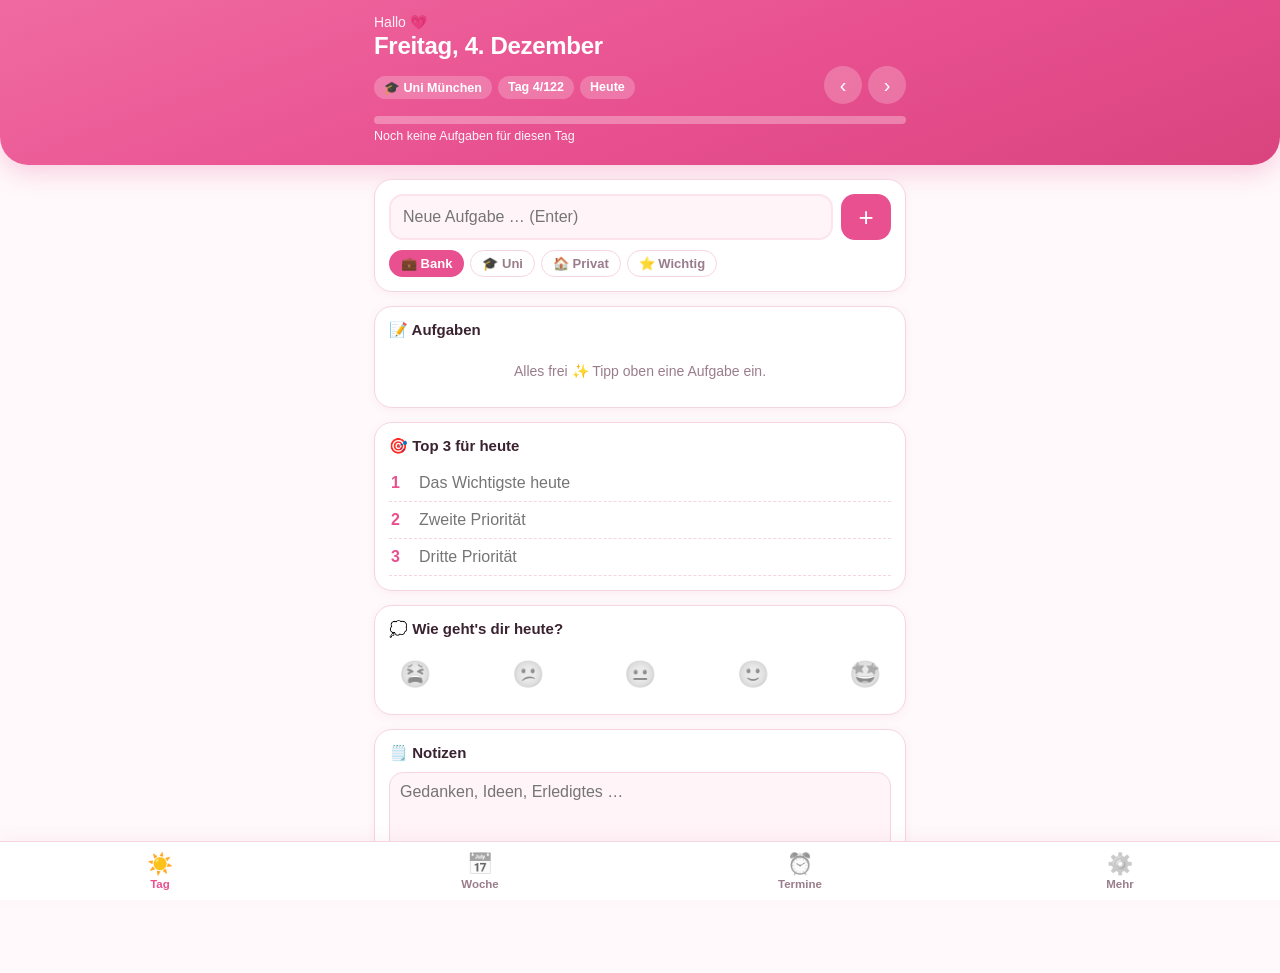
<file: reset-planer/index.html>
<!DOCTYPE html>
<html lang="de">
<head>
<meta charset="utf-8">
<meta name="viewport" content="width=device-width, initial-scale=1, viewport-fit=cover">
<meta name="theme-color" content="#e8508f">
<meta name="apple-mobile-web-app-capable" content="yes">
<meta name="apple-mobile-web-app-status-bar-style" content="default">
<meta name="apple-mobile-web-app-title" content="Reset">
<link rel="manifest" href="manifest.json">
<link rel="apple-touch-icon" href="icon-192.png">
<title>Reset-Planer</title>
<style>
:root{
  --pink:#e8508f; --pink-d:#c73a76; --pink-l:#fde3ee; --pink-xl:#fff4f8;
  --bg:#fff9fb; --card:#ffffff; --text:#3a2230; --muted:#9a7d8b; --line:#f6d5e3;
  --bank:#e8508f; --uni:#9b6bdc; --privat:#f29a5c; --wichtig:#e2335a;
  --ok:#3fb68b; --r:18px;
}
*{box-sizing:border-box;-webkit-tap-highlight-color:transparent}
html,body{margin:0;background:var(--bg);color:var(--text);font-family:-apple-system,BlinkMacSystemFont,"Segoe UI",Roboto,Helvetica,Arial,sans-serif;font-size:16px}
body{padding-bottom:calc(78px + env(safe-area-inset-bottom))}
button{font:inherit;color:inherit;border:0;background:none;cursor:pointer}
input,textarea,select{font:inherit;color:inherit}
.wrap{max-width:560px;margin:0 auto;padding:0 14px}

/* Header */
header{background:linear-gradient(160deg,#f06aa1 0%,#e8508f 55%,#d9447f 100%);color:#fff;padding:calc(14px + env(safe-area-inset-top)) 0 22px;border-radius:0 0 28px 28px;box-shadow:0 8px 24px rgba(232,80,143,.25)}
.hrow{display:flex;align-items:center;justify-content:space-between;gap:8px}
.hello{font-size:14px;opacity:.9}
.date{font-size:24px;font-weight:750;letter-spacing:-.3px;margin:2px 0 6px}
.navbtn{width:38px;height:38px;border-radius:50%;background:rgba(255,255,255,.22);color:#fff;font-size:20px;display:grid;place-items:center}
.todaybtn{background:#fff;color:var(--pink);border-radius:20px;padding:6px 12px;font-size:13px;font-weight:700}
.badges{display:flex;gap:6px;flex-wrap:wrap;margin-top:4px}
.badge{background:rgba(255,255,255,.22);border-radius:20px;padding:4px 10px;font-size:12.5px;font-weight:600}
.progress{height:8px;background:rgba(255,255,255,.3);border-radius:8px;margin-top:12px;overflow:hidden}
.progress>i{display:block;height:100%;background:#fff;border-radius:8px;transition:width .3s}
.ptext{font-size:12.5px;margin-top:5px;opacity:.95}

/* Cards */
.card{background:var(--card);border-radius:var(--r);padding:14px;margin:14px 0;box-shadow:0 2px 10px rgba(200,80,130,.07);border:1px solid var(--line)}
.card h3{margin:0 0 10px;font-size:15px;display:flex;align-items:center;gap:6px}
.card h3 small{margin-left:auto;font-weight:500;color:var(--muted);font-size:12.5px}

/* Quick add */
.add{display:flex;gap:8px}
.add input{flex:1;border:2px solid var(--pink-l);background:var(--pink-xl);border-radius:14px;padding:12px;outline:none;min-width:0}
.add input:focus{border-color:var(--pink)}
.plus{background:var(--pink);color:#fff;border-radius:14px;width:50px;font-size:26px;font-weight:300;flex:none}
.chips{display:flex;gap:6px;margin-top:10px;flex-wrap:wrap}
.chip{border:1.5px solid var(--line);border-radius:20px;padding:5px 11px;font-size:13px;background:#fff;color:var(--muted);font-weight:600}
.chip.on{color:#fff;border-color:transparent}
.chip.prio.on{background:var(--wichtig)}

/* Tasks */
.task{display:flex;align-items:center;gap:10px;padding:10px 4px;border-bottom:1px solid #fbe9f0}
.task:last-child{border-bottom:0}
.check{width:26px;height:26px;border-radius:50%;border:2.5px solid var(--pink);flex:none;display:grid;place-items:center;color:#fff;font-size:14px;font-weight:800}
.task.done .check{background:var(--pink)}
.task.done .ttext{text-decoration:line-through;color:var(--muted)}
.ttext{flex:1;line-height:1.3;word-break:break-word}
.dot{width:8px;height:8px;border-radius:50%;flex:none}
.star{color:var(--wichtig);font-size:14px}
.tmore{color:var(--muted);font-size:20px;padding:0 6px}
.empty{color:var(--muted);text-align:center;padding:14px 0;font-size:14px}
.carry{background:var(--pink-l);border-radius:14px;padding:10px 12px;display:flex;align-items:center;gap:8px;font-size:14px;margin-bottom:10px}
.carry button{margin-left:auto;background:var(--pink);color:#fff;border-radius:12px;padding:6px 10px;font-size:13px;font-weight:700;white-space:nowrap}

/* Focus & notes */
.focus input{width:100%;border:0;border-bottom:1.5px dashed var(--line);padding:9px 2px 9px 30px;outline:none;background:transparent}
.focus .fi{position:relative}
.focus .fi b{position:absolute;left:2px;top:9px;color:var(--pink);font-weight:800}
textarea{width:100%;min-height:90px;border:1.5px solid var(--line);border-radius:14px;padding:10px;outline:none;background:var(--pink-xl);resize:vertical}
textarea:focus{border-color:var(--pink)}
.moods{display:flex;justify-content:space-between}
.mood{font-size:26px;width:52px;height:52px;border-radius:50%;filter:grayscale(1);opacity:.55}
.mood.on{filter:none;opacity:1;background:var(--pink-l)}

/* Deadlines */
.dl{display:flex;align-items:center;gap:10px;padding:10px 2px;border-bottom:1px solid #fbe9f0}
.dl:last-child{border-bottom:0}
.dl .when{flex:none;min-width:64px;text-align:center;border-radius:12px;padding:6px 4px;font-size:12px;font-weight:700;background:var(--pink-l);color:var(--pink-d)}
.dl .when.soon{background:var(--wichtig);color:#fff}
.dl .when.pastd{background:#eee;color:#999}
.dl .info{flex:1}
.dl .info div:last-child{font-size:12.5px;color:var(--muted)}
.dl.done .info div:first-child{text-decoration:line-through;color:var(--muted)}
.row{display:flex;gap:8px;margin-top:8px}
.row>*{flex:1;min-width:0}
.field{border:1.5px solid var(--line);border-radius:12px;padding:10px;background:var(--pink-xl);outline:none;width:100%}
.btn{background:var(--pink);color:#fff;border-radius:14px;padding:12px;font-weight:700;width:100%;margin-top:10px}
.btn.ghost{background:var(--pink-l);color:var(--pink-d)}
.btn.danger{background:#fff;color:var(--wichtig);border:1.5px solid #f5c3cf}

/* Week */
.wday{display:flex;align-items:center;gap:10px;padding:11px 6px;border-bottom:1px solid #fbe9f0;width:100%;text-align:left}
.wday:last-child{border-bottom:0}
.wday .wd{width:46px;text-align:center;flex:none}
.wday .wd b{display:block;font-size:20px;color:var(--pink-d)}
.wday .wd span{font-size:12px;color:var(--muted);text-transform:uppercase}
.wday.today{background:var(--pink-xl);border-radius:12px}
.wday .wi{flex:1;min-width:0}
.wday .wi div:first-child{font-weight:600;font-size:14px}
.wday .wi div:last-child{font-size:12.5px;color:var(--muted);white-space:nowrap;overflow:hidden;text-overflow:ellipsis}
.mini{width:54px;height:6px;background:var(--pink-l);border-radius:6px;overflow:hidden;flex:none}
.mini i{display:block;height:100%;background:var(--pink)}
.stats{display:grid;grid-template-columns:repeat(3,1fr);gap:8px}
.stat{background:var(--pink-xl);border-radius:14px;padding:10px;text-align:center}
.stat b{display:block;font-size:22px;color:var(--pink-d)}
.stat span{font-size:12px;color:var(--muted)}

/* Tabbar */
nav{position:fixed;left:0;right:0;bottom:0;background:#fff;border-top:1px solid var(--line);display:flex;justify-content:space-around;padding:6px 0 calc(6px + env(safe-area-inset-bottom));z-index:10;box-shadow:0 -4px 16px rgba(200,80,130,.06)}
nav button{flex:1;display:flex;flex-direction:column;align-items:center;gap:2px;font-size:11.5px;color:var(--muted);font-weight:600;padding:4px 0}
nav button i{font-style:normal;font-size:21px;filter:grayscale(1);opacity:.6}
nav button.on{color:var(--pink)}
nav button.on i{filter:none;opacity:1}

/* Sheet */
.ov{position:fixed;inset:0;background:rgba(58,34,48,.35);display:none;z-index:20;align-items:flex-end}
.ov.show{display:flex}
.sheet{background:#fff;width:100%;max-width:560px;margin:0 auto;border-radius:24px 24px 0 0;padding:18px 16px calc(18px + env(safe-area-inset-bottom));animation:up .2s ease}
@keyframes up{from{transform:translateY(40px);opacity:.5}to{transform:none;opacity:1}}
.sheet h4{margin:0 0 10px}
.lbl{font-size:12.5px;color:var(--muted);margin:12px 0 4px;font-weight:600}
.toast{position:fixed;left:50%;bottom:calc(90px + env(safe-area-inset-bottom));transform:translateX(-50%);background:var(--text);color:#fff;padding:10px 16px;border-radius:20px;font-size:14px;opacity:0;transition:opacity .25s;pointer-events:none;z-index:30;white-space:nowrap}
.toast.show{opacity:1}
.hidden{display:none!important}
.pre{background:var(--pink-l);color:var(--pink-d);border-radius:14px;padding:10px 12px;font-size:13.5px;margin-top:12px;font-weight:600}
.legend{display:flex;gap:12px;flex-wrap:wrap;font-size:12.5px;color:var(--muted)}
.legend span{display:flex;align-items:center;gap:5px}
.daytog{display:grid;grid-template-columns:repeat(7,1fr);gap:4px}
.daytog button{border-radius:10px;padding:8px 0;font-size:12px;font-weight:700;background:var(--pink-xl);border:1.5px solid var(--line);color:var(--muted)}
.daytog button.b{background:var(--bank);color:#fff;border-color:transparent}
.daytog button.u{background:var(--uni);color:#fff;border-color:transparent}
</style>
</head>
<body>

<header>
  <div class="wrap">
    <div class="hrow">
      <div>
        <div class="hello" id="hello">Hallo 💗</div>
        <div class="date" id="hdate">–</div>
      </div>
      <button class="todaybtn" id="todayBtn">Heute</button>
    </div>
    <div class="hrow">
      <div class="badges" id="badges"></div>
      <div style="display:flex;gap:6px">
        <button class="navbtn" id="prev" aria-label="Vorheriger Tag">‹</button>
        <button class="navbtn" id="next" aria-label="Nächster Tag">›</button>
      </div>
    </div>
    <div class="progress"><i id="pbar" style="width:0"></i></div>
    <div class="ptext" id="ptext"></div>
  </div>
</header>

<main class="wrap">

<!-- TAG -->
<section id="v-day">
  <div class="pre hidden" id="preStart"></div>

  <div class="card">
    <div class="add">
      <input id="newTask" placeholder="Neue Aufgabe … (Enter)" enterkeyhint="done" autocomplete="off">
      <button class="plus" id="addBtn" aria-label="Hinzufügen">+</button>
    </div>
    <div class="chips" id="catChips"></div>
  </div>

  <div class="card">
    <h3>📝 Aufgaben <small id="taskCount"></small></h3>
    <div id="carry"></div>
    <div id="tasks"></div>
  </div>

  <div class="card focus">
    <h3>🎯 Top 3 für heute</h3>
    <div class="fi"><b>1</b><input data-f="0" placeholder="Das Wichtigste heute"></div>
    <div class="fi"><b>2</b><input data-f="1" placeholder="Zweite Priorität"></div>
    <div class="fi"><b>3</b><input data-f="2" placeholder="Dritte Priorität"></div>
  </div>

  <div class="card" id="dlSoonCard">
    <h3>⏰ Bald fällig <small>nächste 14 Tage</small></h3>
    <div id="dlSoon"></div>
  </div>

  <div class="card">
    <h3>💭 Wie geht's dir heute?</h3>
    <div class="moods" id="moods"></div>
  </div>

  <div class="card">
    <h3>🗒️ Notizen</h3>
    <textarea id="note" placeholder="Gedanken, Ideen, Erledigtes …"></textarea>
  </div>
</section>

<!-- WOCHE -->
<section id="v-week" class="hidden">
  <div class="card">
    <h3>📅 <span id="wTitle">Woche</span>
      <small style="display:flex;gap:6px;margin-left:auto">
        <button class="chip" id="wPrev">‹</button><button class="chip" id="wNext">›</button>
      </small>
    </h3>
    <div id="weekList"></div>
  </div>
  <div class="card">
    <h3>📊 Gesamt seit 1.12.</h3>
    <div class="stats" id="stats"></div>
  </div>
</section>

<!-- TERMINE -->
<section id="v-dl" class="hidden">
  <div class="card">
    <h3>➕ Termin / Deadline / Ziel</h3>
    <input class="field" id="dlTitle" placeholder="z. B. Präsi Marketing, Klausur Statistik, Q1-Ziel">
    <div class="row">
      <input class="field" type="date" id="dlDate">
      <select class="field" id="dlCat"></select>
    </div>
    <button class="btn" id="dlAdd">Speichern</button>
  </div>
  <div class="card">
    <h3>🗂️ Alle Termine <small id="dlCount"></small></h3>
    <div id="dlList"></div>
  </div>
</section>

<!-- MEHR -->
<section id="v-more" class="hidden">
  <div class="card">
    <h3>👤 Dein Name</h3>
    <input class="field" id="nameIn" placeholder="Name">
  </div>
  <div class="card">
    <h3>🗓️ Wochenrhythmus <small>antippen zum Wechseln</small></h3>
    <div class="daytog" id="dayTog"></div>
    <div class="legend" style="margin-top:10px">
      <span><i class="dot" style="background:var(--bank)"></i>Bank</span>
      <span><i class="dot" style="background:var(--uni)"></i>Uni München</span>
      <span><i class="dot" style="background:#ddd"></i>Frei</span>
    </div>
  </div>
  <div class="card">
    <h3>🔔 Erinnerungen</h3>
    <div style="font-size:13.5px;color:var(--muted);line-height:1.45">Für jeden Termin: <b>3 Tage vorher</b> und <b>am selben Tag</b>.<br>
    <b>1. App-Benachrichtigung</b> – kommt, sobald du die App öffnest (Android teils auch im Hintergrund).<br>
    <b>2. Handy-Kalender (am zuverlässigsten)</b> – Termin mit beiden Erinnerungen in den Kalender übernehmen; erinnert dann auch bei geschlossener App (3 Tage vorher um 9 Uhr, am Tag um 8 Uhr).</div>
    <div class="pre" id="notifState" style="margin-top:10px"></div>
    <button class="btn" id="notifBtn">App-Benachrichtigungen aktivieren</button>
    <button class="btn ghost" id="icsAll">Alle Termine in den Kalender 📆</button>
  </div>
  <div class="card">
    <h3>💾 Sicherung</h3>
    <div style="font-size:13.5px;color:var(--muted);line-height:1.45">Alles wird nur auf diesem Handy gespeichert – kein Login, keine Cloud. Mach ab und zu eine Sicherung (z. B. sonntags) und schick sie dir selbst per Mail/WhatsApp.</div>
    <button class="btn" id="exportBtn">Sicherung herunterladen</button>
    <button class="btn ghost" id="importBtn">Sicherung wiederherstellen</button>
    <input type="file" id="importFile" accept="application/json,.json" class="hidden">
  </div>
  <div class="card">
    <h3>ℹ️ Über</h3>
    <div style="font-size:13.5px;color:var(--muted);line-height:1.5">Reset-Planer · 1.12.2026 – 1.4.2027<br>Offene Aufgaben aus vergangenen Tagen werden dir oben angezeigt und lassen sich mit einem Tipp auf heute holen.</div>
    <button class="btn danger" id="wipeBtn">Alle Daten löschen</button>
  </div>
</section>
</main>

<nav>
  <button data-v="day" class="on"><i>☀️</i>Tag</button>
  <button data-v="week"><i>📅</i>Woche</button>
  <button data-v="dl"><i>⏰</i>Termine</button>
  <button data-v="more"><i>⚙️</i>Mehr</button>
</nav>

<!-- Edit sheet -->
<div class="ov" id="ov">
  <div class="sheet">
    <h4>Aufgabe bearbeiten</h4>
    <input class="field" id="eText">
    <div class="lbl">Kategorie</div>
    <div class="chips" id="eCats" style="margin-top:0"></div>
    <div class="lbl">Datum</div>
    <div class="row" style="margin-top:0">
      <input class="field" type="date" id="eDate">
      <button class="btn ghost" id="eTomorrow" style="margin:0">→ Morgen</button>
    </div>
    <button class="btn" id="eSave">Speichern</button>
    <div class="row">
      <button class="btn danger" id="eDel">Löschen</button>
      <button class="btn ghost" id="eClose">Abbrechen</button>
    </div>
  </div>
</div>
<div class="toast" id="toast"></div>

<script>
(function(){
'use strict';
const START='2026-12-01', END='2027-04-01', KEY='resetPlaner.v1';
const CATS={bank:{n:'Bank',e:'💼',c:'var(--bank)'},uni:{n:'Uni',e:'🎓',c:'var(--uni)'},privat:{n:'Privat',e:'🏠',c:'var(--privat)'}};
const WD=['So','Mo','Di','Mi','Do','Fr','Sa'];
const WDL=['Sonntag','Montag','Dienstag','Mittwoch','Donnerstag','Freitag','Samstag'];
const MON=['Januar','Februar','März','April','Mai','Juni','Juli','August','September','Oktober','November','Dezember'];
const MOODS=['😫','😕','😐','🙂','🤩'];
const $=id=>document.getElementById(id);

// ---------- Datum ----------
const key=d=>d.getFullYear()+'-'+String(d.getMonth()+1).padStart(2,'0')+'-'+String(d.getDate()).padStart(2,'0');
const parse=k=>{const [y,m,d]=k.split('-').map(Number);return new Date(y,m-1,d);};
const addDays=(k,n)=>{const d=parse(k);d.setDate(d.getDate()+n);return key(d);};
const diff=(a,b)=>Math.round((parse(b)-parse(a))/864e5);
const clamp=k=>k<START?START:(k>END?END:k);
const todayK=()=>key(new Date());

// ---------- Speicher ----------
const blank=()=>({name:'',rhythm:{1:'b',2:'b',3:'b',4:'u',5:'u'},tasks:{},focus:{},notes:{},mood:{},deadlines:[]});
let S;
try{S=Object.assign(blank(),JSON.parse(localStorage.getItem(KEY)||'{}'));}catch(e){S=blank();}
let saveT;
function save(){clearTimeout(saveT);saveT=setTimeout(()=>{try{localStorage.setItem(KEY,JSON.stringify(S));}catch(e){toast('Speichern fehlgeschlagen');}},150);}
const uid=()=>Date.now().toString(36)+Math.random().toString(36).slice(2,6);

let cur=clamp(todayK()), view='day', weekAnchor=cur, newCat='bank', newPrio=false, editRef=null, eCat='bank';

function toast(t){const el=$('toast');el.textContent=t;el.classList.add('show');clearTimeout(el._t);el._t=setTimeout(()=>el.classList.remove('show'),1700);}
function esc(s){return String(s).replace(/[&<>"']/g,c=>({'&':'&amp;','<':'&lt;','>':'&gt;','"':'&quot;',"'":'&#39;'}[c]));}
function dayType(k){const r=S.rhythm[parse(k).getDay()];return r==='b'?'🏦 Bank-Tag':r==='u'?'🎓 Uni München':'🌸 Frei';}
function fmtShort(k){const d=parse(k);return d.getDate()+'.'+(d.getMonth()+1)+'.';}
function list(k){return S.tasks[k]||(S.tasks[k]=[]);}

// ---------- Kopf ----------
function renderHeader(){
  const d=parse(cur), t=todayK();
  const h=new Date().getHours();
  const gr=h<11?'Guten Morgen':h<18?'Hallo':'Guten Abend';
  $('hello').textContent=gr+(S.name?', '+S.name:'')+' 💗';
  $('hdate').textContent=WDL[d.getDay()]+', '+d.getDate()+'. '+MON[d.getMonth()];
  const tasks=S.tasks[cur]||[], done=tasks.filter(x=>x.done).length;
  const dayNo=diff(START,cur)+1, total=diff(START,END)+1;
  let b=`<span class="badge">${dayType(cur)}</span><span class="badge">Tag ${dayNo}/${total}</span>`;
  if(cur===t) b+='<span class="badge">Heute</span>';
  $('badges').innerHTML=b;
  const pct=tasks.length?Math.round(done/tasks.length*100):0;
  $('pbar').style.width=pct+'%';
  $('ptext').textContent=tasks.length?`${done} von ${tasks.length} erledigt · ${pct} %`+(pct===100?' 🎉':''):'Noch keine Aufgaben für diesen Tag';
  $('prev').style.visibility=cur<=START?'hidden':'visible';
  $('next').style.visibility=cur>=END?'hidden':'visible';
  $('todayBtn').style.visibility=(cur===clamp(t))?'hidden':'visible';
}

// ---------- Tag ----------
function catChip(id,on){const c=CATS[id];return `<button class="chip${on?' on':''}" data-c="${id}" style="${on?'background:'+c.c:''}">${c.e} ${c.n}</button>`;}
function renderChips(){
  $('catChips').innerHTML=Object.keys(CATS).map(id=>catChip(id,id===newCat)).join('')+`<button class="chip prio${newPrio?' on':''}" id="prioChip">⭐ Wichtig</button>`;
}
function renderTasks(){
  const arr=list(cur);
  // Wichtig zuerst, Erledigte nach unten
  const sorted=arr.map((t,i)=>({t,i})).sort((a,b)=>(a.t.done-b.t.done)||((b.t.prio?1:0)-(a.t.prio?1:0))||(a.i-b.i));
  $('tasks').innerHTML=sorted.length?sorted.map(({t})=>`
    <div class="task${t.done?' done':''}" data-id="${t.id}">
      <button class="check" data-a="tog">${t.done?'✓':''}</button>
      <i class="dot" style="background:${(CATS[t.cat]||CATS.privat).c}"></i>
      <div class="ttext" data-a="edit">${esc(t.t)}</div>
      ${t.prio?'<span class="star">⭐</span>':''}
      <button class="tmore" data-a="edit" aria-label="Bearbeiten">⋯</button>
    </div>`).join(''):'<div class="empty">Alles frei ✨ Tipp oben eine Aufgabe ein.</div>';
  $('taskCount').textContent=arr.length?arr.filter(x=>x.done).length+'/'+arr.length:'';
  // Offene Aufgaben aus der Vergangenheit (nur beim heutigen Tag)
  let open=0;
  if(cur===clamp(todayK())){for(const k in S.tasks){if(k<cur) open+=S.tasks[k].filter(x=>!x.done).length;}}
  $('carry').innerHTML=open?`<div class="carry">🔁 ${open} offene Aufgabe${open>1?'n':''} von früher<button id="carryBtn">Auf heute holen</button></div>`:'';
}
function renderFocus(){
  const f=S.focus[cur]||['','',''];
  document.querySelectorAll('[data-f]').forEach(inp=>{if(document.activeElement!==inp) inp.value=f[+inp.dataset.f]||'';});
  if(document.activeElement!==$('note')) $('note').value=S.notes[cur]||'';
  $('moods').innerHTML=MOODS.map((m,i)=>`<button class="mood${S.mood[cur]===i?' on':''}" data-m="${i}">${m}</button>`).join('');
}
function dlRow(d,del){
  const n=diff(todayK(),d.date);
  const lab=d.done?'✓':n<0?'vorbei':n===0?'HEUTE':n===1?'morgen':'in '+n+' T.';
  const cls=d.done||n<0?'pastd':n<=3?'soon':'';
  const c=CATS[d.cat]||CATS.privat;
  return `<div class="dl${d.done?' done':''}" data-id="${d.id}">
    <div class="when ${cls}">${lab}</div>
    <div class="info"><div>${c.e} ${esc(d.title)}</div><div>${WD[parse(d.date).getDay()]}, ${fmtShort(d.date)} · ${c.n}</div></div>
    ${del?'<button class="tmore" data-a="ics" aria-label="In Kalender">📆</button><button class="tmore" data-a="ddel" aria-label="Löschen">✕</button>':''}
    <button class="check" data-a="dtog" style="${d.done?'background:var(--pink)':''}">${d.done?'✓':''}</button>
  </div>`;
}
function renderSoon(){
  const t=todayK();
  const soon=S.deadlines.filter(d=>!d.done&&d.date>=t&&diff(t,d.date)<=14).sort((a,b)=>a.date.localeCompare(b.date));
  $('dlSoonCard').classList.toggle('hidden',!soon.length);
  $('dlSoon').innerHTML=soon.map(d=>dlRow(d)).join('');
}
function renderPre(){
  const t=todayK(), el=$('preStart');
  if(t<START){const n=diff(t,START);el.innerHTML=`🌸 Der Reset startet in ${n} Tag${n>1?'en':''} – du kannst schon jetzt Aufgaben und Termine vorbereiten.`;el.classList.remove('hidden');}
  else if(t>END){el.textContent='🎉 Geschafft! Der Reset-Zeitraum ist vorbei.';el.classList.remove('hidden');}
  else el.classList.add('hidden');
}
function renderDay(){renderChips();renderTasks();renderFocus();renderSoon();renderPre();}

// ---------- Woche ----------
function monday(k){const d=parse(k);const off=(d.getDay()+6)%7;return addDays(k,-off);}
function renderWeek(){
  const m=monday(weekAnchor), t=todayK();
  $('wTitle').textContent=fmtShort(m)+' – '+fmtShort(addDays(m,6));
  let h='';
  for(let i=0;i<7;i++){
    const k=addDays(m,i), d=parse(k), ts=S.tasks[k]||[], dn=ts.filter(x=>x.done).length;
    const out=k<START||k>END;
    const dls=S.deadlines.filter(x=>x.date===k&&!x.done).map(x=>'⏰ '+x.title);
    const sub=[...dls, ...ts.filter(x=>!x.done).map(x=>x.t)].slice(0,3).join(' · ')||(ts.length?'Alles erledigt ✓':'—');
    h+=`<button class="wday${k===t?' today':''}" data-k="${k}" ${out?'disabled style="opacity:.35"':''}>
      <div class="wd"><span>${WD[d.getDay()]}</span><b>${d.getDate()}</b></div>
      <div class="wi"><div>${dayType(k)}${ts.length?` · ${dn}/${ts.length}`:''}</div><div>${esc(sub)}</div></div>
      <div class="mini"><i style="width:${ts.length?dn/ts.length*100:0}%"></i></div>
    </button>`;
  }
  $('weekList').innerHTML=h;
  // Gesamtstatistik
  let all=0,done=0,streak=0;
  for(const k in S.tasks){all+=S.tasks[k].length;done+=S.tasks[k].filter(x=>x.done).length;}
  let k=clamp(t);
  if(!(S.tasks[k]||[]).some(x=>x.done)) k=addDays(k,-1);
  while(k>=START&&(S.tasks[k]||[]).some(x=>x.done)){streak++;k=addDays(k,-1);}
  $('stats').innerHTML=`<div class="stat"><b>${done}</b><span>erledigt</span></div>
    <div class="stat"><b>${all?Math.round(done/all*100):0}%</b><span>Quote</span></div>
    <div class="stat"><b>${streak}🔥</b><span>Tage in Folge</span></div>`;
}

// ---------- Termine ----------
function renderDl(){
  const sel=$('dlCat');
  if(!sel.options.length) sel.innerHTML=Object.keys(CATS).map(id=>`<option value="${id}">${CATS[id].e} ${CATS[id].n}</option>`).join('');
  if(!$('dlDate').value) $('dlDate').value=cur;
  $('dlDate').min=START;$('dlDate').max=END;
  const arr=[...S.deadlines].sort((a,b)=>(a.done-b.done)||a.date.localeCompare(b.date));
  $('dlList').innerHTML=arr.length?arr.map(d=>dlRow(d,true)).join(''):'<div class="empty">Noch keine Termine. Trag Prüfungen, Präsis und Bank-Ziele ein.</div>';
  $('dlCount').textContent=S.deadlines.filter(d=>!d.done).length+' offen';
}

// ---------- Mehr ----------
function renderMore(){
  if(document.activeElement!==$('nameIn')) $('nameIn').value=S.name||'';
  $('dayTog').innerHTML=[1,2,3,4,5,6,0].map(i=>{const r=S.rhythm[i];return `<button data-d="${i}" class="${r||''}">${WD[i]}</button>`;}).join('');
}

function render(){
  renderHeader();
  if(view==='day') renderDay();
  if(view==='week') renderWeek();
  if(view==='dl') renderDl();
  if(view==='more') renderMore();
  if(view==='more') renderNotif();
}

// ---------- Aktionen ----------
function addTask(){
  const inp=$('newTask'), v=inp.value.trim();
  if(!v){inp.focus();return;}
  list(cur).push({id:uid(),t:v,cat:newCat,prio:newPrio,done:false});
  inp.value='';newPrio=false;save();render();inp.focus();
}
function findTask(id){for(const k in S.tasks){const i=S.tasks[k].findIndex(x=>x.id===id);if(i>-1) return {k,i,t:S.tasks[k][i]};}return null;}
function go(k){cur=clamp(k);window.scrollTo({top:0});render();}

$('addBtn').onclick=addTask;
$('newTask').addEventListener('keydown',e=>{if(e.key==='Enter'){e.preventDefault();addTask();}});
$('catChips').addEventListener('click',e=>{
  const b=e.target.closest('button');if(!b) return;
  if(b.id==='prioChip') newPrio=!newPrio; else newCat=b.dataset.c;
  renderChips();
});
$('tasks').addEventListener('click',e=>{
  const a=e.target.closest('[data-a]'), row=e.target.closest('.task');if(!a||!row) return;
  const f=findTask(row.dataset.id);if(!f) return;
  if(a.dataset.a==='tog'){f.t.done=!f.t.done;if(f.t.done&&navigator.vibrate) navigator.vibrate(15);save();render();}
  else openEdit(f);
});
$('carry').addEventListener('click',e=>{
  if(e.target.id!=='carryBtn') return;
  let n=0;
  for(const k in S.tasks){if(k<cur){const keep=[];for(const t of S.tasks[k]){if(t.done) keep.push(t);else{list(cur).push(t);n++;}}S.tasks[k]=keep;}}
  save();render();toast(n+' Aufgabe'+(n>1?'n':'')+' auf heute geholt');
});
document.querySelectorAll('[data-f]').forEach(inp=>inp.addEventListener('input',()=>{
  const f=S.focus[cur]||(S.focus[cur]=['','','']);f[+inp.dataset.f]=inp.value;save();
}));
$('note').addEventListener('input',()=>{S.notes[cur]=$('note').value;save();});
$('moods').addEventListener('click',e=>{const b=e.target.closest('[data-m]');if(!b) return;const m=+b.dataset.m;S.mood[cur]=S.mood[cur]===m?undefined:m;save();renderFocus();});

$('prev').onclick=()=>go(addDays(cur,-1));
$('next').onclick=()=>go(addDays(cur,1));
$('todayBtn').onclick=()=>{weekAnchor=clamp(todayK());go(todayK());};

// Wischen zwischen Tagen
let sx=null,sy=null;
$('v-day').addEventListener('touchstart',e=>{if(e.target.closest('input,textarea')) return;sx=e.touches[0].clientX;sy=e.touches[0].clientY;},{passive:true});
$('v-day').addEventListener('touchend',e=>{
  if(sx===null) return;const dx=e.changedTouches[0].clientX-sx, dy=e.changedTouches[0].clientY-sy;sx=null;
  if(Math.abs(dx)>70&&Math.abs(dx)>Math.abs(dy)*1.5) go(addDays(cur,dx<0?1:-1));
},{passive:true});

// Tabs
document.querySelectorAll('nav button').forEach(b=>b.onclick=()=>{
  view=b.dataset.v;
  document.querySelectorAll('nav button').forEach(x=>x.classList.toggle('on',x===b));
  ['day','week','dl','more'].forEach(v=>$('v-'+v).classList.toggle('hidden',v!==view));
  if(view==='week') weekAnchor=cur;
  window.scrollTo({top:0});render();
});

// Woche
$('weekList').addEventListener('click',e=>{const b=e.target.closest('[data-k]');if(!b||b.disabled) return;cur=b.dataset.k;document.querySelector('nav [data-v=day]').click();});
$('wPrev').onclick=()=>{const k=addDays(weekAnchor,-7);if(addDays(monday(k),6)>=START){weekAnchor=k;renderWeek();}};
$('wNext').onclick=()=>{const k=addDays(weekAnchor,7);if(monday(k)<=END){weekAnchor=k;renderWeek();}};

// Termine
$('dlAdd').onclick=()=>{
  const t=$('dlTitle').value.trim(), d=$('dlDate').value;
  if(!t){$('dlTitle').focus();return;}
  if(!d){toast('Bitte ein Datum wählen');return;}
  S.deadlines.push({id:uid(),title:t,date:d,cat:$('dlCat').value,done:false});
  $('dlTitle').value='';save();render();notifyDue();toast('Gespeichert – 📆 tippen für Kalender-Erinnerung');
};
function dlClick(e){
  const a=e.target.closest('[data-a]'), row=e.target.closest('.dl');if(!a||!row) return;
  const i=S.deadlines.findIndex(x=>x.id===row.dataset.id);if(i<0) return;
  if(a.dataset.a==='ics'){downloadIcs([S.deadlines[i]]);return;}
  if(a.dataset.a==='dtog') S.deadlines[i].done=!S.deadlines[i].done;
  if(a.dataset.a==='ddel'){if(!confirmSoft(row)) return;S.deadlines.splice(i,1);}
  save();render();
}
function confirmSoft(row){if(row.dataset.sure) return true;row.dataset.sure=1;toast('Nochmal tippen zum Löschen');setTimeout(()=>{delete row.dataset.sure;},2500);return false;}
$('dlList').addEventListener('click',dlClick);
$('dlSoon').addEventListener('click',dlClick);

// Mehr
$('nameIn').addEventListener('input',()=>{S.name=$('nameIn').value.trim();save();renderHeader();});
$('dayTog').addEventListener('click',e=>{
  const b=e.target.closest('[data-d]');if(!b) return;const d=b.dataset.d, r=S.rhythm[d];
  S.rhythm[d]=r==='b'?'u':r==='u'?'':'b';save();renderMore();renderHeader();
});
$('exportBtn').onclick=()=>{
  const blob=new Blob([JSON.stringify(S,null,1)],{type:'application/json'});
  const a=document.createElement('a');a.href=URL.createObjectURL(blob);a.download='reset-planer-sicherung-'+todayK()+'.json';
  document.body.appendChild(a);a.click();setTimeout(()=>{URL.revokeObjectURL(a.href);a.remove();},500);
  toast('Sicherung erstellt 💾');
};
$('importBtn').onclick=()=>$('importFile').click();
$('importFile').onchange=e=>{
  const f=e.target.files[0];if(!f) return;
  const r=new FileReader();
  r.onload=()=>{try{const d=JSON.parse(r.result);if(!d||typeof d!=='object'||!d.tasks) throw 0;S=Object.assign(blank(),d);save();render();toast('Sicherung wiederhergestellt ✓');}catch(err){toast('Datei ist keine gültige Sicherung');}};
  r.readAsText(f);e.target.value='';
};
let wipeSure=false;
$('wipeBtn').onclick=()=>{
  if(!wipeSure){wipeSure=true;$('wipeBtn').textContent='Wirklich alles löschen? Nochmal tippen';setTimeout(()=>{wipeSure=false;$('wipeBtn').textContent='Alle Daten löschen';},3000);return;}
  S=blank();save();wipeSure=false;$('wipeBtn').textContent='Alle Daten löschen';render();toast('Alles gelöscht');
};

// Bearbeiten-Sheet
function renderECats(){$('eCats').innerHTML=Object.keys(CATS).map(id=>catChip(id,id===eCat)).join('')+`<button class="chip prio${editRef&&editRef.prio?' on':''}" id="ePrio">⭐ Wichtig</button>`;}
function openEdit(f){
  editRef={k:f.k,id:f.t.id,prio:!!f.t.prio};eCat=f.t.cat;
  $('eText').value=f.t.t;$('eDate').value=f.k;$('eDate').min=START;$('eDate').max=END;
  renderECats();$('ov').classList.add('show');
}
function closeEdit(){$('ov').classList.remove('show');editRef=null;}
$('eCats').addEventListener('click',e=>{const b=e.target.closest('button');if(!b) return;if(b.id==='ePrio') editRef.prio=!editRef.prio;else eCat=b.dataset.c;renderECats();});
$('eTomorrow').onclick=()=>{$('eDate').value=clamp(addDays(editRef.k,1));};
$('eSave').onclick=()=>{
  const f=findTask(editRef.id);if(!f){closeEdit();return;}
  const txt=$('eText').value.trim();if(!txt){$('eText').focus();return;}
  f.t.t=txt;f.t.cat=eCat;f.t.prio=editRef.prio;
  const nd=clamp($('eDate').value||f.k);
  if(nd!==f.k){S.tasks[f.k].splice(f.i,1);list(nd).push(f.t);toast('Verschoben auf '+fmtShort(nd));}
  save();closeEdit();render();
};
$('eDel').onclick=()=>{const f=findTask(editRef.id);if(f){S.tasks[f.k].splice(f.i,1);save();}closeEdit();render();toast('Gelöscht');};
$('eClose').onclick=closeEdit;
$('ov').addEventListener('click',e=>{if(e.target.id==='ov') closeEdit();});


// ---------- Erinnerungen ----------
const APP='reset-planer', NKEY=KEY+'.notified', DATA_CACHE=APP+'-data', DATA_URL='./__reminders.json';
function getSent(){try{return JSON.parse(localStorage.getItem(NKEY)||'{}');}catch(e){return {};}}
function setSent(o){try{localStorage.setItem(NKEY,JSON.stringify(o));}catch(e){}}
function dueList(){
  const t=todayK(), out=[];
  for(const d of S.deadlines){
    if(d.done) continue;
    const n=diff(t,d.date), c=(CATS[d.cat]||{}).n||'';
    if(n>=1&&n<=3) out.push({tag:d.id+'-pre',title:'⏰ In '+n+(n===1?' Tag':' Tagen')+': '+d.title,body:WDL[parse(d.date).getDay()]+', '+fmtShort(d.date)+' · '+c});
    if(n===0) out.push({tag:d.id+'-day',title:'📌 Heute: '+d.title,body:c+' – heute ist es so weit!'});
  }
  return out;
}
async function syncToSW(){
  // Daten für Hintergrund-Prüfung (Android) bereitstellen und Gesendet-Liste abgleichen
  try{
    const c=await caches.open(DATA_CACHE), r=await c.match(DATA_URL);
    const sent=getSent();
    if(r){const o=await r.json();Object.assign(sent,o.sent||{});setSent(sent);}
    await c.put(DATA_URL,new Response(JSON.stringify({deadlines:S.deadlines,sent}),{headers:{'Content-Type':'application/json'}}));
  }catch(e){}
}
async function notifyDue(){
  await syncToSW();
  if(!('Notification' in window)||Notification.permission!=='granted') return;
  const sent=getSent(); let reg=null;
  try{reg=await navigator.serviceWorker.getRegistration();}catch(e){}
  for(const r of dueList()){
    if(sent[r.tag]) continue;
    sent[r.tag]=Date.now();
    try{ if(reg) await reg.showNotification(r.title,{body:r.body,tag:r.tag,icon:'icon-192.png',badge:'icon-192.png'}); else new Notification(r.title,{body:r.body,tag:r.tag}); }catch(e){}
  }
  setSent(sent); syncToSW();
}
function renderNotif(){
  const el=$('notifState'), btn=$('notifBtn'); if(!el) return;
  if(!('Notification' in window)){el.textContent='📱 Benachrichtigungen gehen hier erst, wenn die App über „Zum Home-Bildschirm“ installiert ist. Der Kalender-Weg funktioniert immer.';btn.classList.add('hidden');return;}
  const p=Notification.permission;
  el.textContent=p==='granted'?'✅ App-Benachrichtigungen sind aktiv':p==='denied'?'🚫 Blockiert – in den Handy-Einstellungen für diese App erlauben':'Noch nicht aktiviert';
  btn.classList.toggle('hidden',p!=='default');
}
async function enableNotif(){
  try{
    const p=await Notification.requestPermission();
    renderNotif();
    if(p==='granted'){
      try{const reg=await navigator.serviceWorker.ready;if(reg.periodicSync){await reg.periodicSync.register('reminders',{minInterval:6*3600*1000});}}catch(e){}
      toast('Erinnerungen aktiviert 🔔'); notifyDue();
    }
  }catch(e){toast('Konnte nicht aktiviert werden');}
}
function icsEsc(t){return String(t).replace(/\\/g,'\\\\').replace(/;/g,'\;').replace(/,/g,'\\,').replace(/\n/g,'\\n');}
function downloadIcs(list){
  list=list.filter(d=>!d.done);
  if(!list.length){toast('Keine offenen Termine');return;}
  const now=new Date(), st=now.toISOString().replace(/[-:]/g,'').replace(/\.\d+/,'');
  const L=['BEGIN:VCALENDAR','VERSION:2.0','PRODID:-//'+APP+'//DE','CALSCALE:GREGORIAN','METHOD:PUBLISH'];
  for(const d of list){
    const c=(CATS[d.cat]||{}).n||'';
    L.push('BEGIN:VEVENT','UID:'+d.id+'@'+APP,'DTSTAMP:'+st,'DTSTART;VALUE=DATE:'+d.date.replace(/-/g,''),'DTEND;VALUE=DATE:'+addDays(d.date,1).replace(/-/g,''),
      'SUMMARY:'+icsEsc(d.title),'DESCRIPTION:'+icsEsc(c),
      'BEGIN:VALARM','ACTION:DISPLAY','DESCRIPTION:'+icsEsc('In 3 Tagen: '+d.title),'TRIGGER:-P2DT15H','END:VALARM',
      'BEGIN:VALARM','ACTION:DISPLAY','DESCRIPTION:'+icsEsc('Heute: '+d.title),'TRIGGER:PT8H','END:VALARM','END:VEVENT');
  }
  L.push('END:VCALENDAR');
  const blob=new Blob([L.join('\r\n')],{type:'text/calendar;charset=utf-8'});
  const a=document.createElement('a');a.href=URL.createObjectURL(blob);
  a.download=(list.length===1?list[0].title.replace(/[^\wäöüÄÖÜß -]/g,'').trim()||'termin':'alle-termine')+'.ics';
  document.body.appendChild(a);a.click();setTimeout(()=>{URL.revokeObjectURL(a.href);a.remove();},1000);
  toast('Datei öffnen → „Zum Kalender hinzufügen“');
}
$('notifBtn').onclick=enableNotif;
$('icsAll').onclick=()=>downloadIcs(S.deadlines);

// Tageswechsel um Mitternacht / beim Zurückkehren
let lastToday=todayK();
document.addEventListener('visibilitychange',()=>{if(!document.hidden) notifyDue();if(!document.hidden&&todayK()!==lastToday){lastToday=todayK();go(todayK());}else if(!document.hidden) render();});

render();
if('serviceWorker' in navigator){window.addEventListener('load',()=>navigator.serviceWorker.register('sw.js').then(()=>notifyDue()).catch(()=>notifyDue()));}else notifyDue();
})();
</script>
</body>
</html>
</file>
<file: app.css>
:root {
  --bg: #ffffff;
  --card: #ffffff;
  --card-2: #f3f4f8;
  --line: #e8eaf0;
  --text: #0f172a;
  --muted: #6b7280;
  --accent: #111827;
  --accent-ink: #ffffff;
  --accent-text: #4f46e5;
  --brand: #4f46e5;
  --brand-grad: linear-gradient(135deg, #4f46e5 0%, #7c3aed 55%, #c026d3 100%);
  --danger: #dc2626;
  --good: #16a34a;
  --warn: #d97706;
  --shadow: 0 1px 2px rgba(15, 23, 42, .04), 0 6px 20px rgba(15, 23, 42, .06);
  --g-custom: #94a3b8;
  --radius: 20px;
  --nav-h: 64px;
  color-scheme: light;
}

[hidden] { display: none !important; }
* { box-sizing: border-box; -webkit-tap-highlight-color: transparent; }
html, body { margin: 0; }
body {
  background: var(--bg);
  color: var(--text);
  font: 16px/1.4 -apple-system, BlinkMacSystemFont, "Segoe UI", Roboto, "Helvetica Neue", Arial, sans-serif;
  -webkit-font-smoothing: antialiased;
  padding: env(safe-area-inset-top) 0 calc(var(--nav-h) + env(safe-area-inset-bottom) + 16px);
  overscroll-behavior-y: none;
}
button, input, select, textarea { font: inherit; color: inherit; }
button { cursor: pointer; border: 0; background: none; padding: 0; }
.num, input[inputmode] { font-variant-numeric: tabular-nums; }

main { max-width: 560px; margin: 0 auto; padding: 8px 16px 0; }
h1 { font-size: 30px; line-height: 1.1; margin: 18px 0 4px; letter-spacing: -.02em; }
h2 { font-size: 18px; margin: 26px 0 10px; letter-spacing: -.01em; }
h3 { font-size: 16px; margin: 0; }
.sub { color: var(--muted); font-size: 14px; }
.muted { color: var(--muted); }
.small { font-size: 13px; }
.row { display: flex; align-items: center; gap: 10px; }
.spread { justify-content: space-between; }
.grow { flex: 1; min-width: 0; }
.stack > * + * { margin-top: 10px; }

.card {
  background: var(--card);
  border-radius: var(--radius);
  padding: 16px;
  box-shadow: var(--shadow);
  border: 1px solid var(--line);
}
.card + .card { margin-top: 12px; }
.card.hero { background: linear-gradient(160deg, #222 0%, #0b0b0b 70%); border: 1px solid #333; }
.card.hero .sub { color: var(--muted); }

.btn {
  display: inline-flex; align-items: center; justify-content: center; gap: 8px;
  height: 44px; padding: 0 18px; border-radius: 14px;
  background: var(--card-2); font-weight: 600; font-size: 15px;
  white-space: nowrap;
}
.btn.primary { background: var(--accent); color: var(--accent-ink); }
.btn.danger { color: var(--danger); }
.btn.block { width: 100%; }
.btn.sm { height: 34px; padding: 0 12px; border-radius: 11px; font-size: 14px; }
.btn:disabled { opacity: .45; }
.icon-btn { width: 36px; height: 36px; border-radius: 11px; display: inline-grid; place-items: center; color: var(--muted); }
.icon-btn:active, .btn:active { transform: scale(.97); }
.link { color: var(--accent-text); font-weight: 600; font-size: 14px; }

.field { display: block; }
.field > span { display: block; font-size: 13px; color: var(--muted); margin-bottom: 4px; }
.input, select.input, textarea.input {
  width: 100%; height: 44px; padding: 0 12px; border-radius: 12px;
  border: 1px solid var(--line); background: var(--card-2); outline: none;
  -webkit-appearance: none; appearance: none;
}
textarea.input { height: auto; min-height: 76px; padding: 10px 12px; resize: vertical; }
.input:focus { border-color: var(--accent-text); }
.grid2 { display: grid; grid-template-columns: 1fr 1fr; gap: 10px; }

.chips { display: flex; gap: 8px; overflow-x: auto; padding: 2px 16px 6px; margin: 0 -16px; scrollbar-width: none; }
.chips::-webkit-scrollbar { display: none; }
.chip {
  flex: none; height: 34px; padding: 0 14px; border-radius: 99px;
  background: var(--card); border: 1px solid var(--line); font-size: 14px; font-weight: 500;
}
.chip.on { background: var(--text); color: var(--bg); border-color: var(--text); }

.dot { width: 9px; height: 9px; border-radius: 50%; flex: none; background: var(--g-custom); }
.dot.brust { background: var(--g-brust); } .dot.ruecken { background: var(--g-ruecken); }
.dot.schultern { background: var(--g-schultern); } .dot.arme { background: var(--g-arme); }
.dot.beine { background: var(--g-beine); } .dot.bauch { background: var(--g-bauch); }
.dot.cardio { background: var(--g-cardio); }

.list { background: var(--card); border: 1px solid var(--line); border-radius: var(--radius); overflow: hidden; box-shadow: var(--shadow); }
.item { display: flex; align-items: center; gap: 12px; padding: 12px 14px; width: 100%; text-align: left; }
.item + .item { border-top: 1px solid var(--line); }
.item .name { font-weight: 500; }
.item .meta { font-size: 13px; color: var(--muted); }
.item.sel { background: #1f1f1f; }
.check {
  width: 24px; height: 24px; border-radius: 8px; border: 2px solid var(--line); flex: none;
  display: grid; place-items: center; font-size: 14px; font-weight: 800; color: transparent;
}
.sel .check { background: var(--accent); border-color: var(--accent); color: var(--accent-ink); }

.search { position: relative; }
.search input { padding-left: 38px; }
.search svg { position: absolute; left: 12px; top: 12px; width: 20px; height: 20px; stroke: var(--muted); fill: none; stroke-width: 2; }

/* Navigation */
#nav {
  position: fixed; left: 0; right: 0; bottom: 0; z-index: 20;
  display: flex; justify-content: space-around;
  height: calc(var(--nav-h) + env(safe-area-inset-bottom));
  padding: 6px 4px env(safe-area-inset-bottom);
  background: color-mix(in srgb, var(--bg) 88%, transparent);
  backdrop-filter: blur(16px); -webkit-backdrop-filter: blur(16px);
  border-top: 1px solid var(--line);
}
#nav button { flex: 1; max-width: 110px; display: flex; flex-direction: column; align-items: center; gap: 3px; font-size: 11px; color: var(--muted); font-weight: 500; }
#nav svg { width: 25px; height: 25px; fill: none; stroke: currentColor; stroke-width: 1.8; stroke-linecap: round; stroke-linejoin: round; }
#nav button.on { color: var(--text); }
#nav button.on svg { stroke-width: 2.3; }

/* Zeitraum-Navigation */
.weeknav { display: flex; align-items: center; justify-content: space-between; margin: 14px 0 12px; }
.weeknav .mid { text-align: center; }
.weeknav .mid b { display: block; font-size: 17px; }

/* Sheet */
#sheet { position: fixed; inset: 0; z-index: 50; }
#sheet .scrim { position: absolute; inset: 0; background: rgba(0,0,0,.42); animation: fade .18s; }
#sheet .panel {
  position: absolute; left: 0; right: 0; bottom: 0; max-height: 92vh; max-height: 92dvh;
  max-width: 600px; margin: 0 auto; display: flex; flex-direction: column;
  background: var(--bg); border-radius: 22px 22px 0 0; animation: up .22s cubic-bezier(.2,.8,.2,1);
}
.sh-head { padding: 10px 16px 8px; }
.sh-head::before { content: ""; display: block; width: 38px; height: 5px; border-radius: 3px; background: var(--line); margin: 0 auto 10px; }
.sh-body { padding: 0 16px 16px; overflow-y: auto; -webkit-overflow-scrolling: touch; flex: 1; }
.sh-foot { padding: 10px 16px calc(12px + env(safe-area-inset-bottom)); border-top: 1px solid var(--line); }
@keyframes up { from { transform: translateY(40px); opacity: 0; } }
@keyframes fade { from { opacity: 0; } }

#toast {
  position: fixed; left: 50%; top: calc(env(safe-area-inset-top) + 12px); transform: translateX(-50%); z-index: 60;
  background: var(--text); color: var(--bg); padding: 10px 16px; border-radius: 12px; font-size: 14px; font-weight: 600;
  max-width: calc(100% - 32px); animation: fade .2s;
}

.seg { display: flex; background: var(--card-2); border-radius: 12px; padding: 3px; margin: 12px 0; }
.seg button { flex: 1; height: 36px; border-radius: 10px; font-weight: 600; font-size: 14px; color: var(--muted); }
.seg button.on { background: var(--card); color: var(--text); box-shadow: var(--shadow); }

.chart { width: 100%; height: auto; display: block; overflow: visible; }
.chart .gl { stroke: var(--line); stroke-width: 1; }
.chart .ln { fill: none; stroke: var(--accent-text); stroke-width: 2.5; stroke-linejoin: round; stroke-linecap: round; }
.chart .ar { fill: url(#fadeW); }
.chart .pt { fill: var(--card); stroke: var(--accent-text); stroke-width: 2; }
.chart .br { fill: var(--accent-text); }
.chart .br.z { fill: var(--line); }
.chart text { fill: var(--muted); font-size: 11px; font-family: inherit; }

.pr { display: inline-block; background: var(--accent); color: var(--accent-ink); font-size: 11px; font-weight: 800; padding: 2px 7px; border-radius: 6px; letter-spacing: .02em; }
.kv { display: flex; justify-content: space-between; padding: 8px 0; border-top: 1px solid var(--line); font-size: 15px; }
.kv:first-child { border-top: 0; }
.kv b { font-variant-numeric: tabular-nums; }
.empty { text-align: center; color: var(--muted); padding: 28px 16px; font-size: 15px; }
.big { font-size: 34px; font-weight: 800; letter-spacing: -.03em; }

/* Diagramme & Spaß */
.chart .br { fill: #5a5a5a; transform-box: fill-box; transform-origin: bottom; animation: grow .6s cubic-bezier(.2,.8,.2,1) both; }
.chart .br.top { fill: #fff; }
.chart .br.z { fill: var(--line); animation: none; }
.chart .ln { stroke: #fff; filter: drop-shadow(0 0 6px rgba(255,255,255,.35)); }
.chart .pt { fill: #000; stroke: #fff; }
@keyframes grow { from { transform: scaleY(0); } }

.hbars { display: grid; gap: 10px; }
.hb, .cmp-r { display: grid; grid-template-columns: 92px 1fr auto; align-items: center; gap: 10px; font-size: 14px; }
.hb-l { color: var(--muted); }
.hb b, .cmp-r b { font-size: 14px; min-width: 56px; text-align: right; }
.hb-t { height: 10px; border-radius: 99px; background: var(--card-2); overflow: hidden; display: block; }
.hb-f { display: block; height: 100%; border-radius: 99px; background: linear-gradient(90deg, #6b6b6b, #fff); animation: fill .7s cubic-bezier(.2,.8,.2,1) both; transform-origin: left; }
.hb-f.prev { background: #4a4a4a; }
@keyframes fill { from { transform: scaleX(0); } }

.ring { width: 112px; height: 112px; flex: none; transform: rotate(-90deg); }
.ring text { transform: rotate(90deg); transform-origin: 50px 50px; fill: #fff; font-family: inherit; }
.rg-bg { fill: none; stroke: var(--card-2); stroke-width: 9; }
.rg-fg { fill: none; stroke: #fff; stroke-width: 9; stroke-linecap: round; transition: stroke-dashoffset 1s; filter: drop-shadow(0 0 5px rgba(255,255,255,.4)); }
.rg-big { font-size: 22px; font-weight: 800; }
.rg-sm { font-size: 10px; fill: var(--muted) !important; }

.big { text-shadow: 0 0 24px rgba(255,255,255,.15); }
#sheet .panel { background: #0d0d0d; border-top: 1px solid #2e2e2e; box-shadow: 0 -12px 40px rgba(255,255,255,.06); }
#sheet .scrim { background: rgba(0,0,0,.7); }

/* ---------- Finanzen ---------- */
.stats { display: grid; grid-template-columns: repeat(3, 1fr); gap: 10px; }
.stats.two { grid-template-columns: 1fr 1fr; }
.stat { background: var(--card); border: 1px solid var(--line); border-radius: 16px; padding: 12px; min-width: 0; }
.stat b { display: block; font-size: 20px; letter-spacing: -.02em; white-space: nowrap; overflow: hidden; text-overflow: ellipsis; }
.stat span { font-size: 12px; color: var(--muted); }

.neg { color: var(--danger) !important; }
.pos { color: var(--good) !important; }
.hero-num { font-size: 46px; font-weight: 800; letter-spacing: -.04em; line-height: 1.05; margin: 6px 0 4px; font-variant-numeric: tabular-nums; text-shadow: 0 0 30px rgba(255,255,255,.18); }
.hero-num.neg { text-shadow: 0 0 30px rgba(255,92,77,.3); }

/* Wasserfall: Einnahmen bis Rest */
.wf { display: grid; gap: 9px; margin-top: 4px; }
.wf-r { display: grid; grid-template-columns: 104px 1fr 92px; align-items: center; gap: 10px; font-size: 14px; }
.wf-r span:first-child { color: var(--muted); }
.wf-r b { text-align: right; font-variant-numeric: tabular-nums; white-space: nowrap; }
.wf-t { position: relative; height: 14px; border-radius: 6px; background: var(--card-2); overflow: hidden; }
.wf-f { position: absolute; top: 0; bottom: 0; border-radius: 6px; animation: fill .7s cubic-bezier(.2,.8,.2,1) both; transform-origin: left; }
.wf-f.in { background: linear-gradient(90deg, #8a8a8a, #fff); }
.wf-f.out { background: #4a4a4a; }
.wf-f.rest { background: var(--good); }
.wf-f.rest.neg { background: var(--danger); }
.wf-r.sum { border-top: 1px solid var(--line); padding-top: 9px; font-weight: 700; }
.wf-r.sum span:first-child { color: var(--text); }

.meter { height: 12px; border-radius: 99px; background: var(--card-2); overflow: hidden; margin: 10px 0 6px; }
.meter i { display: block; height: 100%; border-radius: 99px; background: linear-gradient(90deg, #8a8a8a, #fff); animation: fill .8s cubic-bezier(.2,.8,.2,1) both; transform-origin: left; }
.meter.warn i { background: linear-gradient(90deg, #8a6a2a, var(--warn)); }
.meter.over i { background: linear-gradient(90deg, #8a2a22, var(--danger)); }

.verdict { display: flex; gap: 14px; align-items: center; }
.verdict .em { font-size: 44px; line-height: 1; }
.verdict.good { border-color: color-mix(in srgb, var(--good) 45%, var(--line)); }
.verdict.bad { border-color: color-mix(in srgb, var(--danger) 45%, var(--line)); }

.fab {
  position: fixed; right: max(16px, calc(50% - 264px)); z-index: 25;
  bottom: calc(var(--nav-h) + env(safe-area-inset-bottom) + 14px);
  width: 62px; height: 62px; border-radius: 22px; background: #fff; color: #000;
  font-size: 34px; font-weight: 300; display: grid; place-items: center;
  box-shadow: 0 10px 30px rgba(255,255,255,.18), 0 4px 12px rgba(0,0,0,.6);
}
.fab:active { transform: scale(.94); }

.amount-in { width: 100%; background: none; border: 0; outline: none; text-align: center; font-size: 52px; font-weight: 800; letter-spacing: -.03em; color: #fff; font-variant-numeric: tabular-nums; padding: 6px 0; }
.amount-in::placeholder { color: #3a3a3a; }
.cats { display: grid; grid-template-columns: repeat(4, 1fr); gap: 8px; }
.cat { background: var(--card); border: 1px solid var(--line); border-radius: 14px; padding: 10px 4px 8px; text-align: center; font-size: 11.5px; color: var(--muted); line-height: 1.2; }
.cat .ic { display: block; font-size: 22px; margin-bottom: 4px; filter: grayscale(1); }
.cat.on { background: #fff; color: #000; border-color: #fff; font-weight: 600; }
.cat.on .ic { filter: none; }

.daygrp { margin-top: 18px; }
.daygrp-h { display: flex; justify-content: space-between; font-size: 13px; color: var(--muted); margin: 0 4px 6px; }
.daygrp-h b { color: var(--text); font-variant-numeric: tabular-nums; }
.item .amt { font-weight: 700; font-variant-numeric: tabular-nums; white-space: nowrap; }
.item .ic { width: 38px; height: 38px; border-radius: 12px; background: var(--card-2); display: grid; place-items: center; font-size: 19px; flex: none; filter: grayscale(1); }
.item.off { opacity: .45; }

.toggle { width: 46px; height: 28px; border-radius: 99px; background: var(--card-2); position: relative; flex: none; border: 1px solid var(--line); }
.toggle::after { content: ""; position: absolute; top: 3px; left: 3px; width: 20px; height: 20px; border-radius: 50%; background: #666; transition: .2s; }
.toggle.on { background: #fff; }
.toggle.on::after { left: 21px; background: #000; }

.chart .avg { stroke: var(--good); stroke-width: 1.5; stroke-dasharray: 5 4; }
.chart .avgt { fill: var(--good); font-size: 11px; font-weight: 700; }
.chart .sb-fix { fill: #f97316; } .chart .sb-var { fill: #3b82f6; } .chart .sb-tax { fill: #a855f7; } .chart .sb-rest { fill: #22c55e; } .chart .sb-neg { fill: var(--danger); }
.legend { display: flex; flex-wrap: wrap; gap: 6px 14px; font-size: 12px; color: var(--muted); margin-top: 10px; }
.legend i { display: inline-block; width: 10px; height: 10px; border-radius: 3px; margin-right: 5px; vertical-align: -1px; }
.gear { width: 40px; height: 40px; border-radius: 12px; display: grid; place-items: center; background: var(--card); border: 1px solid var(--line); margin-top: 16px; }
.gear svg { width: 22px; height: 22px; stroke: var(--text); fill: none; stroke-width: 1.8; }
.note { font-size: 13px; color: var(--muted); line-height: 1.45; }
.hb { grid-template-columns: minmax(110px, 38%) 1fr auto; }
.hb b { line-height: 1.15; }

/* Ringdiagramm */
.dn { display: flex; justify-content: center; }
.dn-svg { width: 100%; max-width: 230px; height: auto; display: block; }
.dn-bg { fill: none; stroke: var(--card-2); stroke-width: 26; }
.dn-arc { fill: none; stroke-width: 26; animation: dn-in .9s cubic-bezier(.2,.8,.2,1) both; filter: drop-shadow(0 0 6px rgba(0,0,0,.5)); }
@keyframes dn-in { from { stroke-dasharray: 0 999; } }
.dn-top { fill: #fff; font-size: 22px; font-weight: 800; font-family: inherit; letter-spacing: -.02em; }
.dn-bot { fill: var(--muted); font-size: 12px; font-family: inherit; }
.dn-leg { display: grid; gap: 8px; margin-top: 14px; }
.dn-row { display: flex; align-items: center; gap: 10px; font-size: 14px; }
.dn-row i { width: 12px; height: 12px; border-radius: 4px; flex: none; }
.dn-row b { font-variant-numeric: tabular-nums; }
#nav button { font-size: 10.5px; }
#nav svg { width: 24px; height: 24px; }

/* Antippbare Einträge kenntlich machen */
button.item[data-a]::after { content: "›"; color: #555; font-size: 22px; margin-left: 2px; line-height: 1; }
.wf-r.tap { cursor: pointer; border-radius: 8px; }
.wf-r.tap:active { background: var(--card-2); }

/* ---------- Helles Design ---------- */
.card, .stat, .list, .item.card { box-shadow: var(--shadow); }
.card.hero { background: var(--brand-grad); border: 0; color: #fff; box-shadow: 0 14px 34px rgba(79, 70, 229, .28); }
.card.hero .sub, .card.hero .note { color: rgba(255, 255, 255, .82); }
.card.hero .pos { color: #bbf7d0 !important; }
.card.hero .neg { color: #fecaca !important; }
.card.hero .btn.primary { background: #fff; color: #4338ca; }
.card.hero .btn:not(.primary) { background: rgba(255, 255, 255, .18); color: #fff; }
.hero-num, .hero-num.neg { text-shadow: none; }
.big { text-shadow: none; }
.item.sel { background: #eef2ff; }
#sheet .panel { background: #fff; border-top: 1px solid var(--line); box-shadow: 0 -12px 40px rgba(15, 23, 42, .12); }
#sheet .scrim { background: rgba(15, 23, 42, .35); }
.chart .br { fill: #c7cbe0; }
.chart .br.top { fill: var(--brand); }
.chart .br.z { fill: var(--line); }
.chart .ln { stroke: var(--brand); filter: none; }
.chart .pt { fill: #fff; stroke: var(--brand); }
.hb-f { background: linear-gradient(90deg, #a5b4fc, #4f46e5); }
.hb-f.prev { background: #cbd5e1; }
.wf-f.in { background: linear-gradient(90deg, #a5b4fc, #4f46e5); }
.wf-f.out { background: #cbd5e1; }
.meter i { background: linear-gradient(90deg, #a5b4fc, #4f46e5); }
.meter.warn i { background: linear-gradient(90deg, #fcd34d, var(--warn)); }
.meter.over i { background: linear-gradient(90deg, #fca5a5, var(--danger)); }
.fab { background: var(--brand-grad); color: #fff; box-shadow: 0 12px 28px rgba(124, 58, 237, .4); }
.amount-in { color: var(--text); }
.amount-in::placeholder { color: #cbd5e1; }
.cat { background: #fff; box-shadow: 0 1px 2px rgba(15, 23, 42, .04); }
.cat .ic { filter: none; opacity: .75; }
.cat.on { background: var(--text); color: #fff; border-color: var(--text); }
.cat.on .ic { opacity: 1; }
.item .ic { filter: none; }
.toggle::after { background: #fff; box-shadow: 0 1px 3px rgba(15, 23, 42, .25); }
.toggle { background: #e5e7eb; border-color: #e5e7eb; }
.toggle.on { background: var(--good); border-color: var(--good); }
.toggle.on::after { background: #fff; }
.dn-top { fill: var(--text); }
.dn-arc { filter: none; }
button.item[data-a]::after { color: #c0c4d0; }
.chip.on { background: var(--text); color: #fff; border-color: var(--text); }
.seg { background: var(--card-2); }
.seg button.on { background: #fff; color: var(--text); box-shadow: 0 1px 3px rgba(15, 23, 42, .12); }
.gear { background: #fff; box-shadow: var(--shadow); }
.input:focus { border-color: var(--brand); background: #fff; }
.link { color: var(--brand); }
#toast { background: var(--text); color: #fff; box-shadow: 0 10px 30px rgba(15, 23, 42, .25); }
#nav { background: rgba(255, 255, 255, .9); }
#nav button.on { color: var(--brand); }
.verdict.good { background: #f0fdf4; border-color: #bbf7d0; }
.verdict.bad { background: #fef2f2; border-color: #fecaca; }
.wf-r.tap:active { background: var(--card-2); }

/* ---------- Einfach-Modus ---------- */
#nav button { font-size: 11px; }
.seg.mode { margin: 0 0 4px; }
.seg.mode button { height: 40px; font-size: 15px; }
.seg.mode button.on.in { color: var(--good); }
.amount-in.in { color: var(--good); }
.chips.quick { padding-bottom: 2px; }
.chips.quick .chip { background: #eef2ff; border-color: #e0e7ff; color: #3730a3; font-weight: 600; }
.chips.labels { justify-content: center; flex-wrap: wrap; overflow: visible; margin: 0; padding: 0; }
.chips.labels .chip { height: 42px; padding: 0 18px; font-size: 15px; }
details.more { margin-top: 14px; }
details.more > summary { list-style: none; cursor: pointer; color: var(--brand); font-weight: 600; font-size: 14px; padding: 6px 0; }
details.more > summary::-webkit-details-marker { display: none; }
details.more > summary::before { content: "+ "; }
details.more[open] > summary::before { content: "− "; }
details.more[open] > summary { margin-bottom: 8px; }
details.more.box { background: var(--card-2); border-radius: 16px; padding: 4px 12px 10px; }
.scope { display: grid; gap: 6px; background: var(--card-2); border-radius: 14px; padding: 10px 12px; font-size: 14px; }
.scope label { display: flex; align-items: center; gap: 8px; }
.scope input { accent-color: var(--brand); width: 18px; height: 18px; }
.card.prov { margin-top: 12px; border-color: #c7d2fe; background: linear-gradient(180deg, #eef2ff, #fff); }
.card.auto { border-color: #bbf7d0; background: linear-gradient(180deg, #f0fdf4, #fff); }
#toast { display: flex; align-items: center; gap: 12px; }
#toast[hidden] { display: none; }
.toast-undo { background: rgba(255,255,255,.18); color: #fff; font-weight: 700; font-size: 13px; padding: 6px 10px; border-radius: 9px; white-space: nowrap; }
#toast { left: 0; right: 0; margin: 0 auto; transform: none; width: fit-content; max-width: calc(100% - 32px); }
#toast span { flex: 1; }
</file>
